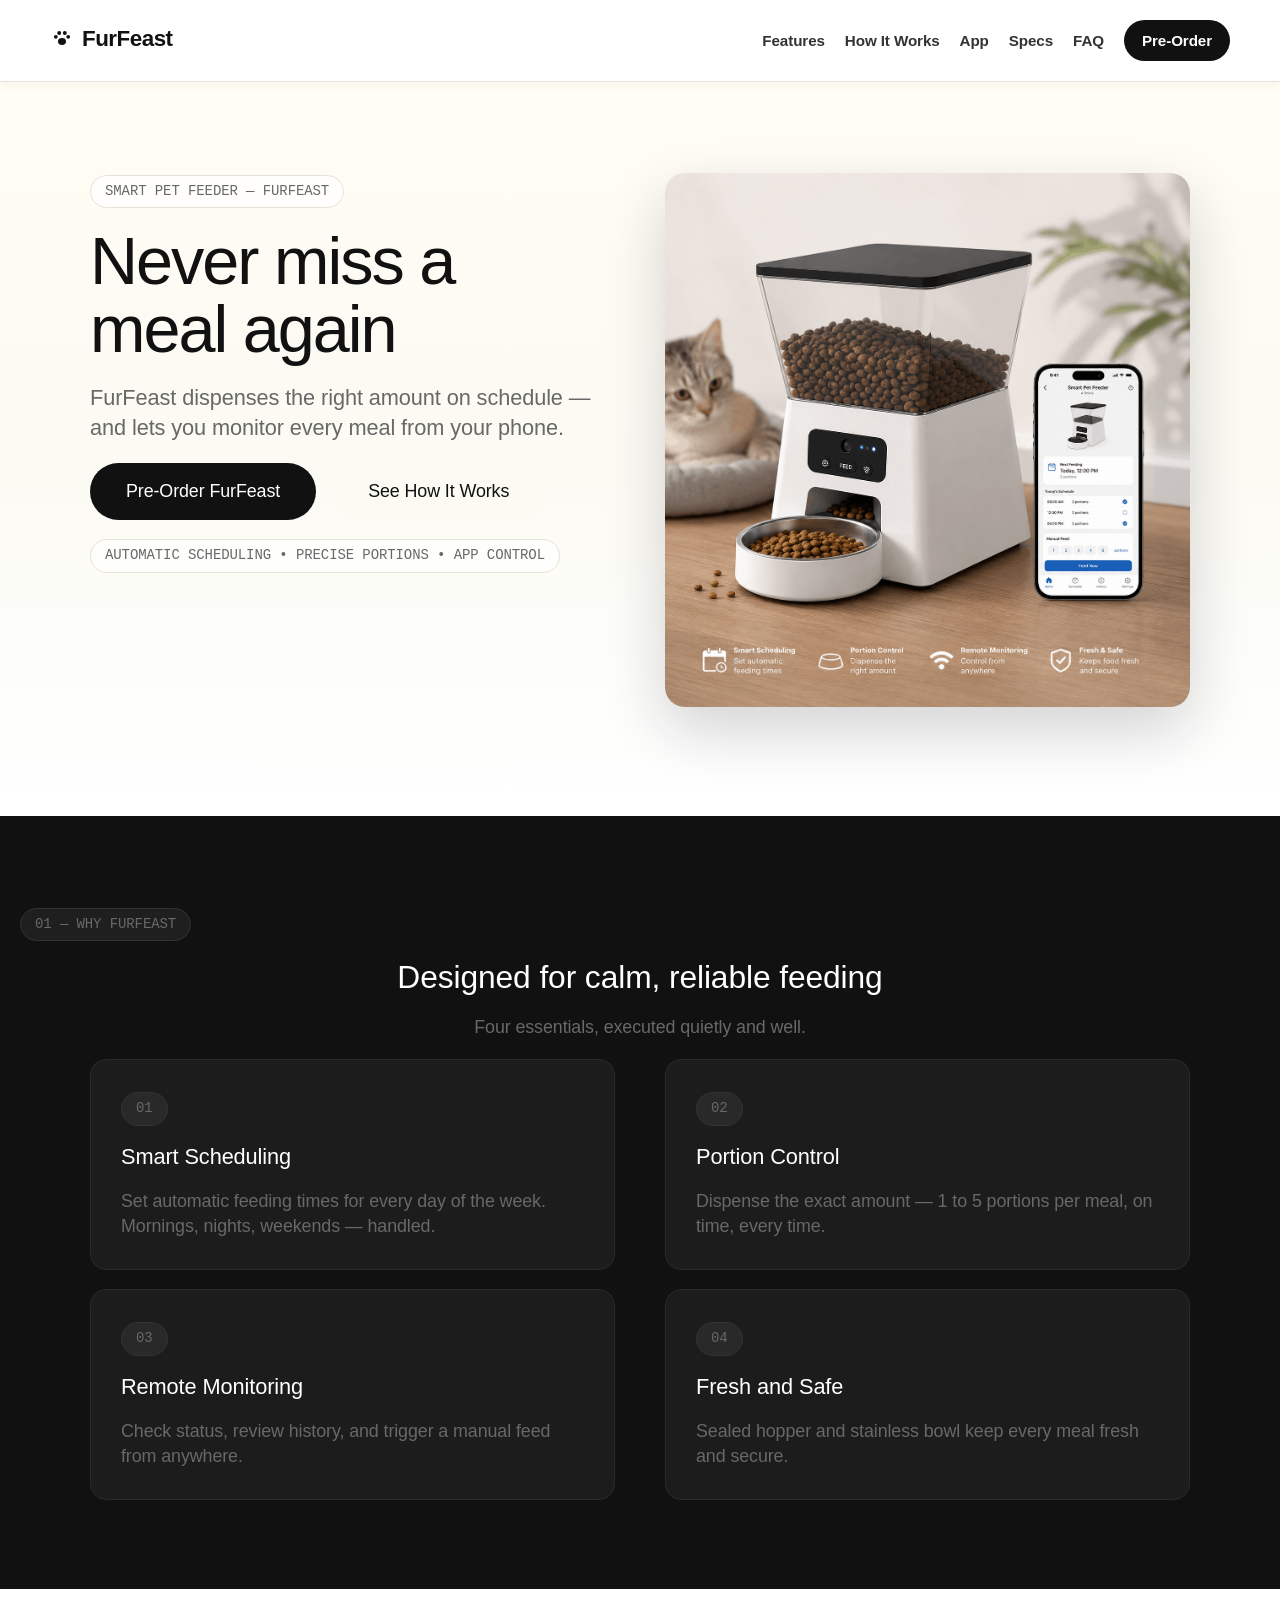
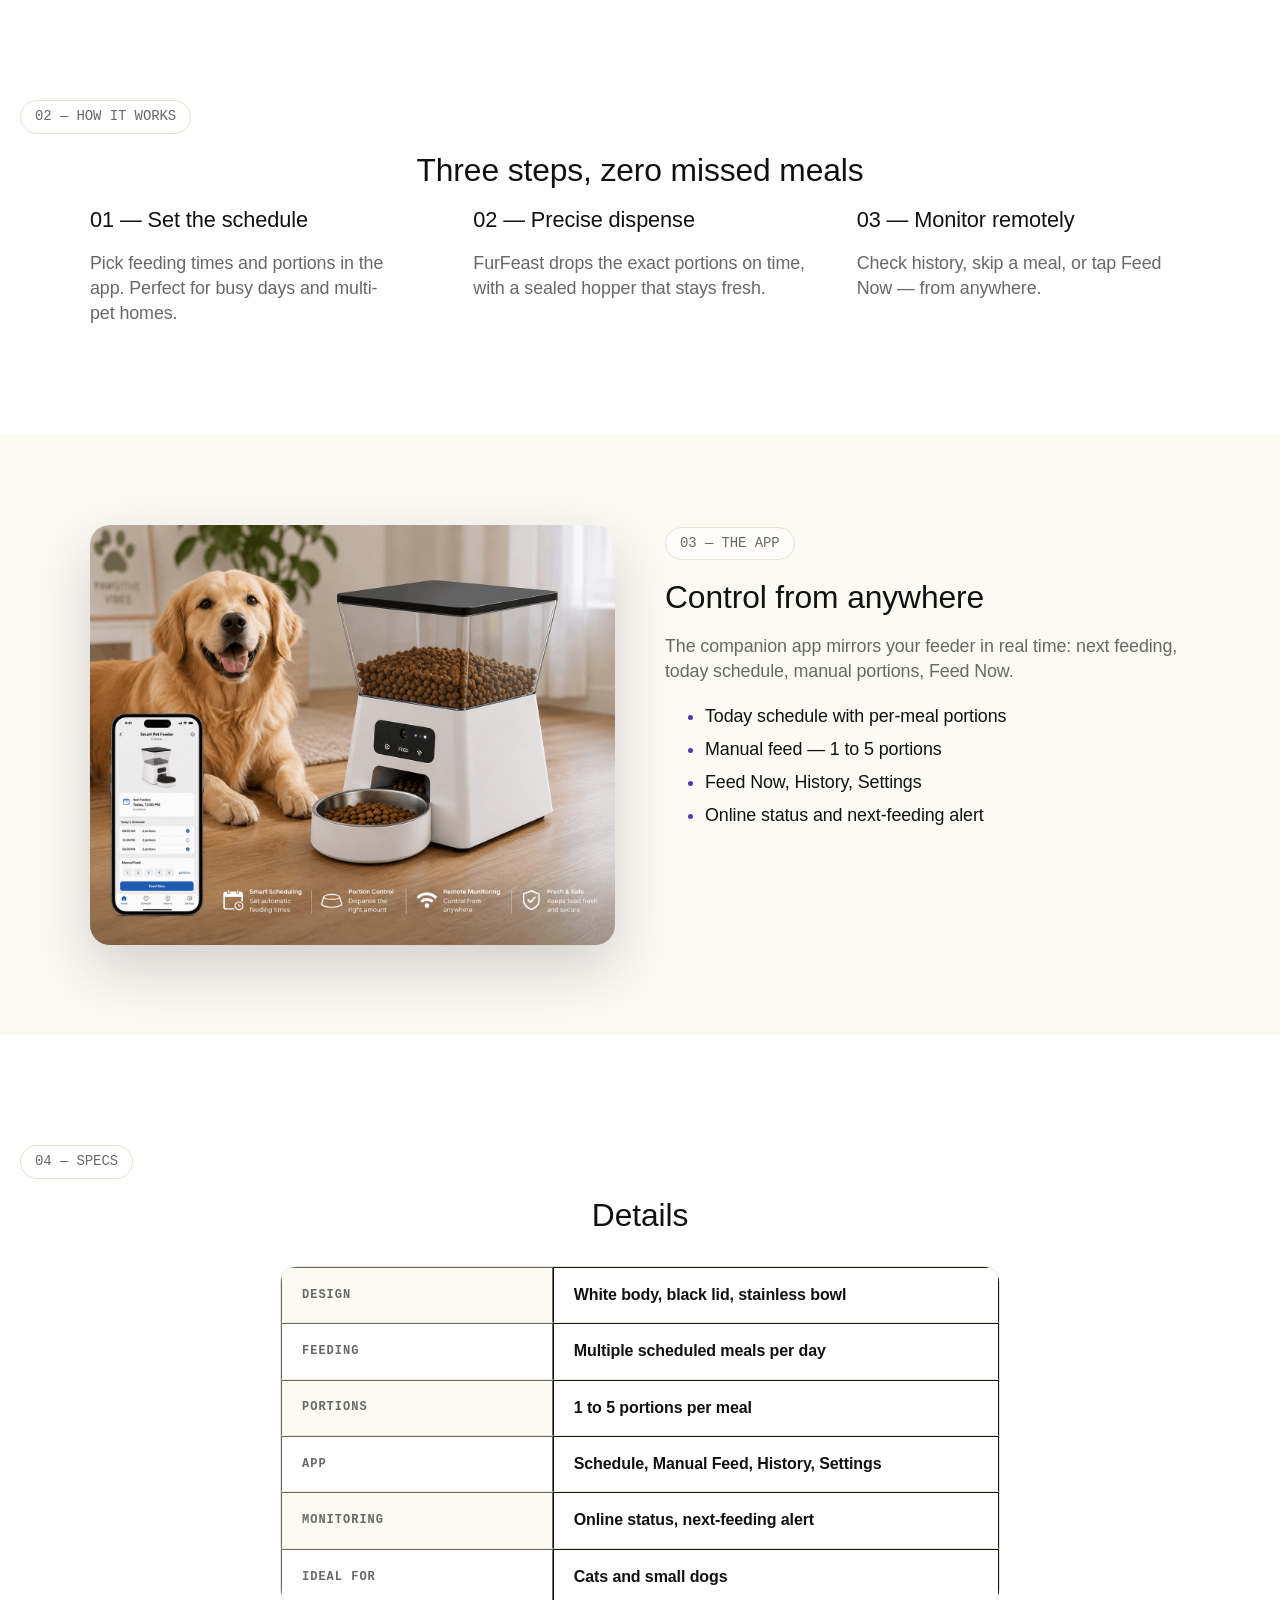
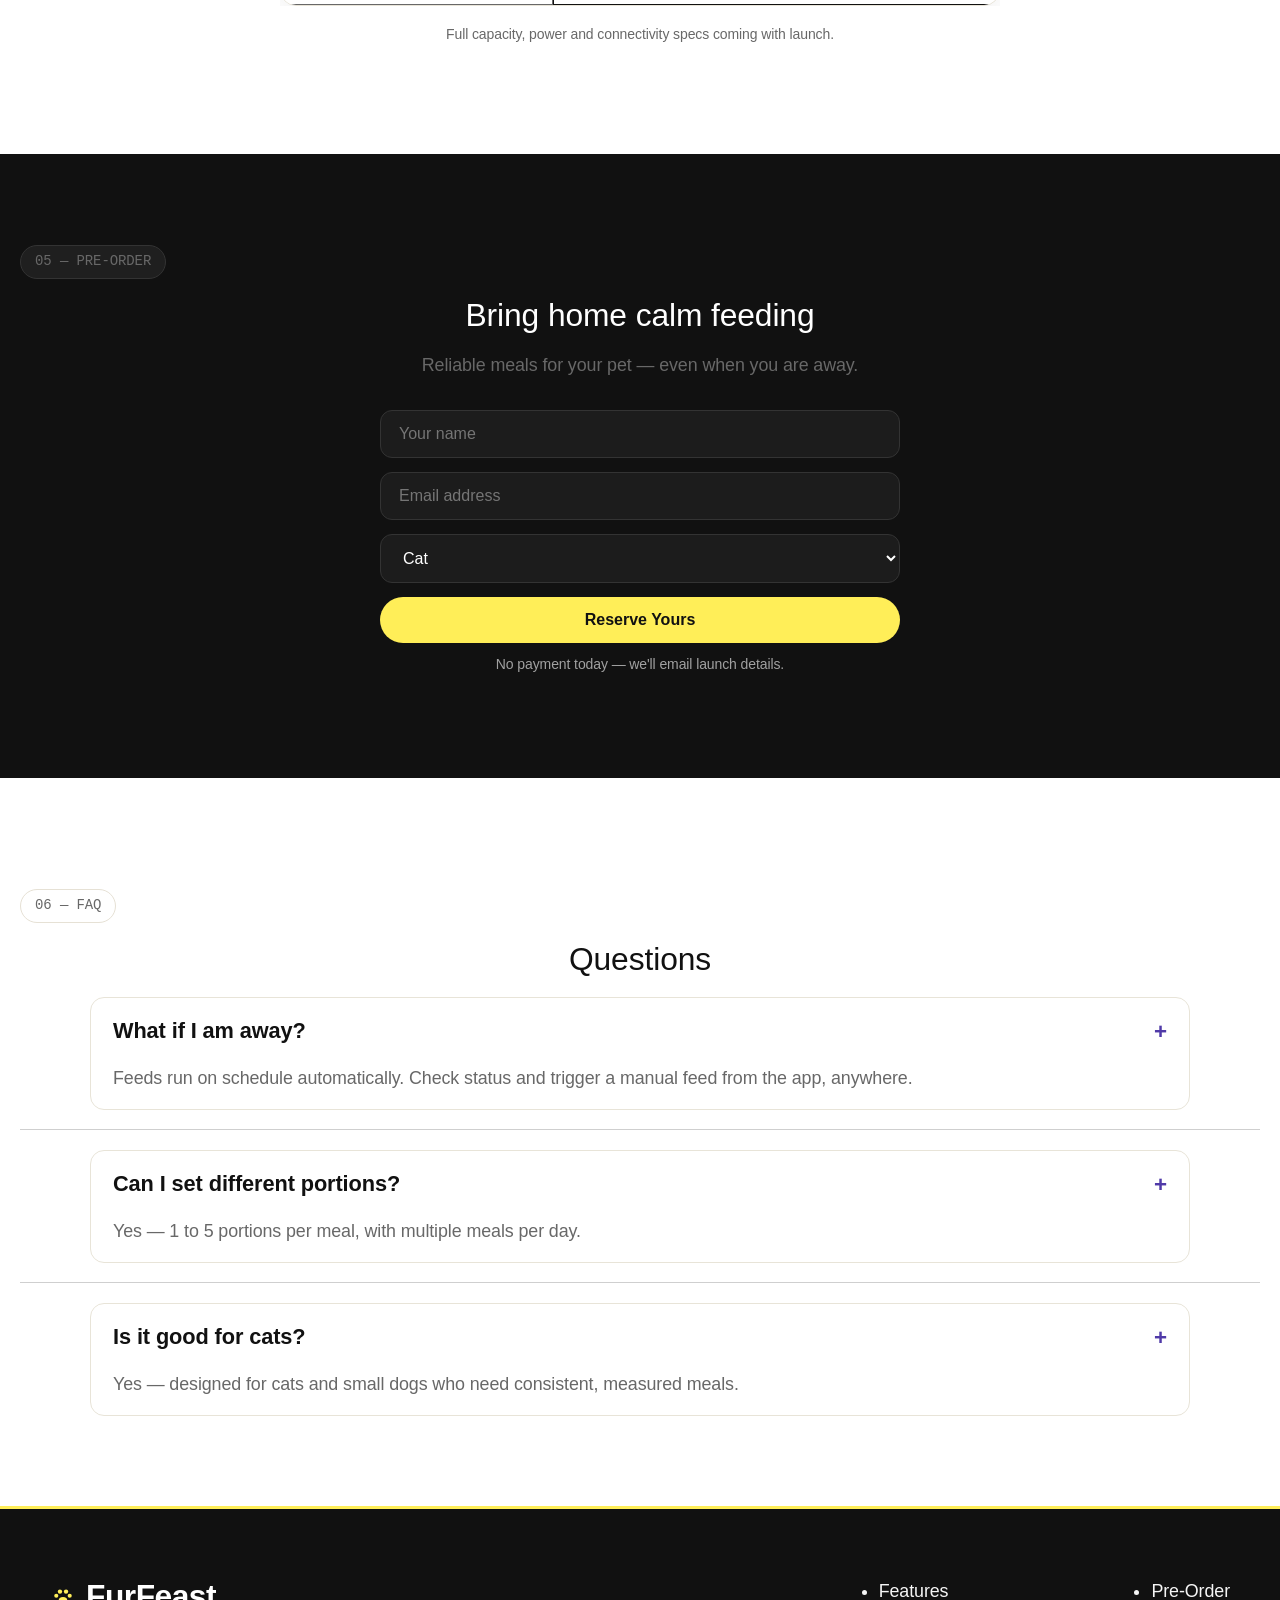
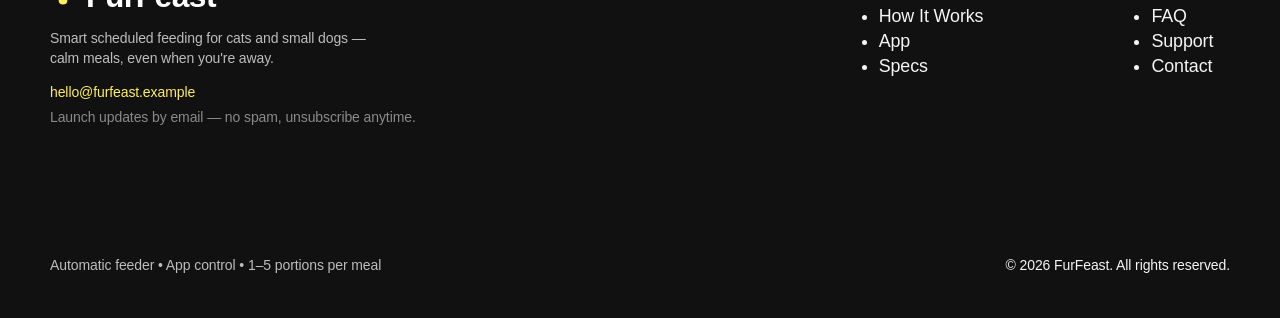
<file: index.html>
<!DOCTYPE html>
<html lang="en-US">
<head><meta charset="UTF-8">
	
	<meta name="viewport" content="width=device-width, initial-scale=1">
<meta name="robots" content="max-image-preview:large">
<title>FurFeast – Smart Pet Feeder</title>
<link rel="alternate" type="application/rss+xml" title="FurFeast » Feed" href="https://furfeast-demo.netlify.app/feed/">
<link rel="alternate" type="application/rss+xml" title="FurFeast » Comments Feed" href="https://furfeast-demo.netlify.app/comments/feed/">


<style id="wp-img-auto-sizes-contain-inline-css">
img:is([sizes=auto i],[sizes^="auto," i]){contain-intrinsic-size:3000px 1500px}
/*# sourceURL=wp-img-auto-sizes-contain-inline-css */
</style>
<style id="wp-block-site-title-inline-css">
.wp-block-site-title{box-sizing:border-box}.wp-block-site-title :where(a){color:inherit;font-family:inherit;font-size:inherit;font-style:inherit;font-weight:inherit;letter-spacing:inherit;line-height:inherit;text-decoration:inherit}
/*# sourceURL=https://furfeast-demo.netlify.app/wp-includes/blocks/site-title/style.min.css */
</style>
<style id="wp-block-page-list-inline-css">
.wp-block-navigation .wp-block-page-list{align-items:var(--navigation-layout-align,initial);background-color:inherit;display:flex;flex-direction:var(--navigation-layout-direction,initial);flex-wrap:var(--navigation-layout-wrap,wrap);justify-content:var(--navigation-layout-justify,initial)}.wp-block-navigation .wp-block-navigation-item{background-color:inherit}.wp-block-page-list{box-sizing:border-box}
/*# sourceURL=https://furfeast-demo.netlify.app/wp-includes/blocks/page-list/style.min.css */
</style>
<link rel="stylesheet" id="wp-block-navigation-css" href="https://furfeast-demo.netlify.app/wp-includes/blocks/navigation/style.min.css?ver=7.1" media="all">
<style id="wp-block-group-inline-css">
.wp-block-group{box-sizing:border-box}:where(.wp-block-group.wp-block-group-is-layout-constrained){position:relative}
/*# sourceURL=https://furfeast-demo.netlify.app/wp-includes/blocks/group/style.min.css */
</style>
<style id="wp-block-paragraph-inline-css">
.is-small-text{font-size:.875em}.is-regular-text{font-size:1em}.is-large-text{font-size:2.25em}.is-larger-text{font-size:3em}.has-drop-cap:not(:focus):first-letter{float:left;font-size:8.4em;font-style:normal;font-weight:100;line-height:.68;margin:.05em .1em 0 0;text-transform:uppercase}body.rtl .has-drop-cap:not(:focus):first-letter{float:none;margin-left:.1em}p.has-drop-cap.has-background{overflow:hidden}:root :where(p.has-background){padding:1.25em 2.375em}:where(p.has-text-color:not(.has-link-color)) a{color:inherit}p.has-text-align-left[style*="writing-mode:vertical-lr"],p.has-text-align-right[style*="writing-mode:vertical-rl"]{rotate:180deg}
/*# sourceURL=https://furfeast-demo.netlify.app/wp-includes/blocks/paragraph/style.min.css */
</style>
<style id="wp-block-heading-inline-css">
h1:where(.wp-block-heading).has-background,h2:where(.wp-block-heading).has-background,h3:where(.wp-block-heading).has-background,h4:where(.wp-block-heading).has-background,h5:where(.wp-block-heading).has-background,h6:where(.wp-block-heading).has-background{padding:1.25em 2.375em}h1.has-text-align-left[style*=writing-mode]:where([style*=vertical-lr]),h1.has-text-align-right[style*=writing-mode]:where([style*=vertical-rl]),h2.has-text-align-left[style*=writing-mode]:where([style*=vertical-lr]),h2.has-text-align-right[style*=writing-mode]:where([style*=vertical-rl]),h3.has-text-align-left[style*=writing-mode]:where([style*=vertical-lr]),h3.has-text-align-right[style*=writing-mode]:where([style*=vertical-rl]),h4.has-text-align-left[style*=writing-mode]:where([style*=vertical-lr]),h4.has-text-align-right[style*=writing-mode]:where([style*=vertical-rl]),h5.has-text-align-left[style*=writing-mode]:where([style*=vertical-lr]),h5.has-text-align-right[style*=writing-mode]:where([style*=vertical-rl]),h6.has-text-align-left[style*=writing-mode]:where([style*=vertical-lr]),h6.has-text-align-right[style*=writing-mode]:where([style*=vertical-rl]){rotate:180deg}
/*# sourceURL=https://furfeast-demo.netlify.app/wp-includes/blocks/heading/style.min.css */
</style>
<style id="wp-block-button-inline-css">
.wp-block-button__link{align-content:center;box-sizing:border-box;cursor:pointer;display:inline-block;height:100%;text-align:center;word-break:break-word}.wp-block-button__link.aligncenter{text-align:center}.wp-block-button__link.alignright{text-align:right}:where(.wp-block-button__link){border-radius:9999px;box-shadow:none;padding:calc(.667em + 2px) calc(1.333em + 2px);text-decoration:none}.wp-block-button[style*=text-decoration] .wp-block-button__link{text-decoration:inherit}.wp-block-buttons>.wp-block-button.has-custom-width{max-width:none}.wp-block-buttons>.wp-block-button.has-custom-width .wp-block-button__link{width:100%}.wp-block-buttons>.wp-block-button.has-custom-font-size .wp-block-button__link{font-size:inherit}.wp-block-buttons>.wp-block-button[class*=wp-block-button__width]{width:calc(var(--wp--block-button--width)*1% - var(--wp--style--block-gap, .5em)*(1 - var(--wp--block-button--width)/100))}.wp-block-buttons>.wp-block-button.wp-block-button__width-25{width:calc(25% - var(--wp--style--block-gap, .5em)*.75)}.wp-block-buttons>.wp-block-button.wp-block-button__width-50{width:calc(50% - var(--wp--style--block-gap, .5em)*.5)}.wp-block-buttons>.wp-block-button.wp-block-button__width-75{width:calc(75% - var(--wp--style--block-gap, .5em)*.25)}.wp-block-buttons>.wp-block-button.wp-block-button__width-100{flex-basis:100%;width:100%}.wp-block-buttons.is-vertical>.wp-block-button[class*=wp-block-button__width]{width:calc(var(--wp--block-button--width)*1%)}.wp-block-buttons.is-vertical>.wp-block-button.wp-block-button__width-25{width:25%}.wp-block-buttons.is-vertical>.wp-block-button.wp-block-button__width-50{width:50%}.wp-block-buttons.is-vertical>.wp-block-button.wp-block-button__width-75{width:75%}.wp-block-button.is-style-squared,.wp-block-button__link.wp-block-button.is-style-squared{border-radius:0}.wp-block-button.no-border-radius,.wp-block-button__link.no-border-radius{border-radius:0!important}:root :where(.wp-block-button .wp-block-button__link.is-style-outline),:root :where(.wp-block-button.is-style-outline>.wp-block-button__link){border:2px solid;padding:.667em 1.333em}:root :where(.wp-block-button .wp-block-button__link.is-style-outline:not(.has-text-color)),:root :where(.wp-block-button.is-style-outline>.wp-block-button__link:not(.has-text-color)){color:currentColor}:root :where(.wp-block-button .wp-block-button__link.is-style-outline:not(.has-background)),:root :where(.wp-block-button.is-style-outline>.wp-block-button__link:not(.has-background)){background-color:transparent;background-image:none}
/*# sourceURL=https://furfeast-demo.netlify.app/wp-includes/blocks/button/style.min.css */
</style>
<style id="wp-block-buttons-inline-css">
.wp-block-buttons{box-sizing:border-box}.wp-block-buttons.is-vertical{flex-direction:column}.wp-block-buttons.is-vertical>.wp-block-button:last-child{margin-bottom:0}.wp-block-buttons>.wp-block-button{display:inline-block;margin:0}.wp-block-buttons.is-content-justification-left{justify-content:flex-start}.wp-block-buttons.is-content-justification-left.is-vertical{align-items:flex-start}.wp-block-buttons.is-content-justification-center{justify-content:center}.wp-block-buttons.is-content-justification-center.is-vertical{align-items:center}.wp-block-buttons.is-content-justification-right{justify-content:flex-end}.wp-block-buttons.is-content-justification-right.is-vertical{align-items:flex-end}.wp-block-buttons.is-content-justification-space-between{justify-content:space-between}.wp-block-buttons.aligncenter{text-align:center}.wp-block-buttons:not(.is-content-justification-space-between,.is-content-justification-right,.is-content-justification-left,.is-content-justification-center) .wp-block-button.aligncenter{margin-left:auto;margin-right:auto;width:100%}.wp-block-buttons[style*=text-decoration] .wp-block-button,.wp-block-buttons[style*=text-decoration] .wp-block-button__link{text-decoration:inherit}.wp-block-buttons.has-custom-font-size .wp-block-button__link{font-size:inherit}.wp-block-buttons .wp-block-button__link{width:100%}.wp-block-button.aligncenter{text-align:center}
/*# sourceURL=https://furfeast-demo.netlify.app/wp-includes/blocks/buttons/style.min.css */
</style>
<style id="wp-block-image-inline-css">
.wp-block-image>a,.wp-block-image>figure>a{display:inline-block}.wp-block-image img{box-sizing:border-box;height:auto;max-width:100%;vertical-align:bottom}@media not (prefers-reduced-motion){.wp-block-image img.hide{visibility:hidden}.wp-block-image img.show{animation:show-content-image .4s}}.wp-block-image[style*=border-radius] img,.wp-block-image[style*=border-radius]>a{border-radius:inherit}.wp-block-image.has-custom-border img{box-sizing:border-box}.wp-block-image.aligncenter{text-align:center}.wp-block-image.alignfull>a,.wp-block-image.alignwide>a{width:100%}.wp-block-image.alignfull img,.wp-block-image.alignwide img{height:auto;width:100%}.wp-block-image .aligncenter,.wp-block-image .alignleft,.wp-block-image .alignright,.wp-block-image.aligncenter,.wp-block-image.alignleft,.wp-block-image.alignright{display:table}.wp-block-image .aligncenter>figcaption,.wp-block-image .alignleft>figcaption,.wp-block-image .alignright>figcaption,.wp-block-image.aligncenter>figcaption,.wp-block-image.alignleft>figcaption,.wp-block-image.alignright>figcaption{caption-side:bottom;display:table-caption}.wp-block-image .alignleft{float:left;margin:.5em 1em .5em 0}.wp-block-image .alignright{float:right;margin:.5em 0 .5em 1em}.wp-block-image .aligncenter{margin-left:auto;margin-right:auto}.wp-block-image :where(figcaption){margin-bottom:1em;margin-top:.5em}.wp-block-image.is-style-circle-mask img{border-radius:9999px}@supports ((-webkit-mask-image:none) or (mask-image:none)) or (-webkit-mask-image:none){.wp-block-image.is-style-circle-mask img{border-radius:0;-webkit-mask-image:url('data:image/svg+xml;utf8,<svg viewBox="0 0 100 100" xmlns="http://www.w3.org/2000/svg"><circle cx="50" cy="50" r="50"/></svg>');mask-image:url('data:image/svg+xml;utf8,<svg viewBox="0 0 100 100" xmlns="http://www.w3.org/2000/svg"><circle cx="50" cy="50" r="50"/></svg>');mask-mode:alpha;-webkit-mask-position:center;mask-position:center;-webkit-mask-repeat:no-repeat;mask-repeat:no-repeat;-webkit-mask-size:contain;mask-size:contain}}:root :where(.wp-block-image.is-style-rounded img,.wp-block-image .is-style-rounded img){border-radius:9999px}.wp-block-image figure{margin:0}.wp-lightbox-container{display:flex;flex-direction:column;position:relative}.wp-lightbox-container img{cursor:zoom-in}.wp-lightbox-container img:hover+button{opacity:1}.wp-lightbox-container button{align-items:center;backdrop-filter:blur(16px) saturate(180%);background-color:rgba(90,90,90,.25);border:none;border-radius:4px;cursor:zoom-in;display:flex;height:20px;justify-content:center;opacity:0;padding:0;position:absolute;right:16px;text-align:center;top:16px;width:20px;z-index:100}@media not (prefers-reduced-motion){.wp-lightbox-container button{transition:opacity .2s ease}}.wp-lightbox-container button:focus-visible{outline:3px auto rgba(90,90,90,.25);outline:3px auto -webkit-focus-ring-color;outline-offset:3px}.wp-lightbox-container button:hover{cursor:pointer;opacity:1}.wp-lightbox-container button:focus{opacity:1}.wp-lightbox-container button:focus,.wp-lightbox-container button:hover,.wp-lightbox-container button:not(:hover):not(:active):not(.has-background){background-color:rgba(90,90,90,.25);border:none}.wp-lightbox-overlay{box-sizing:border-box;cursor:zoom-out;height:100vh;left:0;overflow:hidden;position:fixed;top:0;visibility:hidden;width:100%;z-index:100000}.wp-lightbox-overlay .wp-lightbox-close-button{align-items:center;cursor:pointer;display:flex;font-family:inherit;gap:8px;justify-content:center;line-height:1;min-height:40px;min-width:40px;padding:0 4px;position:absolute;right:calc(env(safe-area-inset-right) + 16px);top:calc(env(safe-area-inset-top) + 16px);z-index:5000000}.wp-lightbox-overlay .wp-lightbox-close-button:focus,.wp-lightbox-overlay .wp-lightbox-close-button:hover,.wp-lightbox-overlay .wp-lightbox-close-button:not(:hover):not(:active):not(.has-background){background:none;border:none}.wp-lightbox-overlay .wp-lightbox-close-button:has(.wp-lightbox-close-text:not([hidden])) .wp-lightbox-close-icon svg{height:1em;width:1em}.wp-lightbox-overlay .wp-lightbox-close-icon svg{display:block}.wp-lightbox-overlay .wp-lightbox-navigation-button-next,.wp-lightbox-overlay .wp-lightbox-navigation-button-prev{align-items:center;bottom:16px;cursor:pointer;display:flex;font-family:inherit;gap:4px;justify-content:center;line-height:1;min-height:40px;min-width:40px;padding:0 8px;position:absolute;z-index:2000002}.wp-lightbox-overlay .wp-lightbox-navigation-button-next[hidden],.wp-lightbox-overlay .wp-lightbox-navigation-button-prev[hidden]{display:none}@media (min-width:960px){.wp-lightbox-overlay .wp-lightbox-navigation-button-next,.wp-lightbox-overlay .wp-lightbox-navigation-button-prev{bottom:50%;transform:translateY(-50%)}}.wp-lightbox-overlay .wp-lightbox-navigation-button-next:focus,.wp-lightbox-overlay .wp-lightbox-navigation-button-next:hover,.wp-lightbox-overlay .wp-lightbox-navigation-button-next:not(:hover):not(:active):not(.has-background),.wp-lightbox-overlay .wp-lightbox-navigation-button-prev:focus,.wp-lightbox-overlay .wp-lightbox-navigation-button-prev:hover,.wp-lightbox-overlay .wp-lightbox-navigation-button-prev:not(:hover):not(:active):not(.has-background){background:none;border:none;padding:0 8px}.wp-lightbox-overlay .wp-lightbox-navigation-button-next:has(.wp-lightbox-navigation-text:not([hidden])) .wp-lightbox-navigation-icon svg,.wp-lightbox-overlay .wp-lightbox-navigation-button-prev:has(.wp-lightbox-navigation-text:not([hidden])) .wp-lightbox-navigation-icon svg{display:block;height:1.5em;width:1.5em}.wp-lightbox-overlay .wp-lightbox-navigation-button-prev{left:calc(env(safe-area-inset-left) + 16px)}.wp-lightbox-overlay .wp-lightbox-navigation-button-next{right:calc(env(safe-area-inset-right) + 16px)}.wp-lightbox-overlay .wp-lightbox-navigation-icon svg{vertical-align:middle}.wp-lightbox-overlay .lightbox-image-container{height:var(--wp--lightbox-container-height);left:50%;overflow:hidden;position:absolute;top:50%;transform:translate(-50%,-50%);transform-origin:top left;width:var(--wp--lightbox-container-width);z-index:2000001}.wp-lightbox-overlay .wp-block-image{align-items:center;box-sizing:border-box;display:flex;height:100%;justify-content:center;margin:0;position:relative;transform-origin:0 0;width:100%;z-index:3000000}.wp-lightbox-overlay .wp-block-image img{height:var(--wp--lightbox-image-height);min-height:var(--wp--lightbox-image-height);min-width:var(--wp--lightbox-image-width);width:var(--wp--lightbox-image-width)}.wp-lightbox-overlay .wp-block-image figcaption{display:none}.wp-lightbox-overlay button{background:none;border:none}.wp-lightbox-overlay .scrim{background-color:#fff;height:100%;opacity:.9;position:absolute;width:100%;z-index:2000000}.wp-lightbox-overlay.active{visibility:visible}@media not (prefers-reduced-motion){.wp-lightbox-overlay.active{animation:turn-on-visibility .25s both}.wp-lightbox-overlay.active img{animation:turn-on-visibility .35s both}.wp-lightbox-overlay.show-closing-animation:not(.active){animation:turn-off-visibility .35s both}.wp-lightbox-overlay.show-closing-animation:not(.active) img{animation:turn-off-visibility .25s both}.wp-lightbox-overlay.zoom.active{animation:none;opacity:1;visibility:visible}.wp-lightbox-overlay.zoom.active .lightbox-image-container{animation:lightbox-zoom-in .4s}.wp-lightbox-overlay.zoom.active .lightbox-image-container img{animation:none}.wp-lightbox-overlay.zoom.active .scrim{animation:turn-on-visibility .4s forwards}.wp-lightbox-overlay.zoom.show-closing-animation:not(.active){animation:none}.wp-lightbox-overlay.zoom.show-closing-animation:not(.active) .lightbox-image-container{animation:lightbox-zoom-out .4s}.wp-lightbox-overlay.zoom.show-closing-animation:not(.active) .lightbox-image-container img{animation:none}.wp-lightbox-overlay.zoom.show-closing-animation:not(.active) .scrim{animation:turn-off-visibility .4s forwards}}@keyframes show-content-image{0%{visibility:hidden}99%{visibility:hidden}to{visibility:visible}}@keyframes turn-on-visibility{0%{opacity:0}to{opacity:1}}@keyframes turn-off-visibility{0%{opacity:1;visibility:visible}99%{opacity:0;visibility:visible}to{opacity:0;visibility:hidden}}@keyframes lightbox-zoom-in{0%{transform:translate(calc((-100vw + var(--wp--lightbox-scrollbar-width))/2 + var(--wp--lightbox-initial-left-position)),calc(-50vh + var(--wp--lightbox-initial-top-position))) scale(var(--wp--lightbox-scale))}to{transform:translate(-50%,-50%) scale(1)}}@keyframes lightbox-zoom-out{0%{transform:translate(-50%,-50%) scale(1);visibility:visible}99%{visibility:visible}to{transform:translate(calc((-100vw + var(--wp--lightbox-scrollbar-width))/2 + var(--wp--lightbox-initial-left-position)),calc(-50vh + var(--wp--lightbox-initial-top-position))) scale(var(--wp--lightbox-scale));visibility:hidden}}
/*# sourceURL=https://furfeast-demo.netlify.app/wp-includes/blocks/image/style.min.css */
</style>
<style id="wp-block-columns-inline-css">
.wp-block-columns{box-sizing:border-box;display:flex;flex-wrap:wrap!important}@media (min-width:782px){.wp-block-columns{flex-wrap:nowrap!important}}.wp-block-columns{align-items:normal!important}.wp-block-columns.are-vertically-aligned-top{align-items:flex-start}.wp-block-columns.are-vertically-aligned-center{align-items:center}.wp-block-columns.are-vertically-aligned-bottom{align-items:flex-end}@media (max-width:781px){.wp-block-columns:not(.is-not-stacked-on-mobile)>.wp-block-column{flex-basis:100%!important}}@media (min-width:782px){.wp-block-columns:not(.is-not-stacked-on-mobile)>.wp-block-column{flex-basis:0;flex-grow:1}.wp-block-columns:not(.is-not-stacked-on-mobile)>.wp-block-column[style*=flex-basis]{flex-grow:0}}.wp-block-columns.is-not-stacked-on-mobile{flex-wrap:nowrap!important}.wp-block-columns.is-not-stacked-on-mobile>.wp-block-column{flex-basis:0;flex-grow:1}.wp-block-columns.is-not-stacked-on-mobile>.wp-block-column[style*=flex-basis]{flex-grow:0}:where(.wp-block-columns){margin-bottom:1.75em}:where(.wp-block-columns.has-background){padding:1.25em 2.375em}.wp-block-column{flex-grow:1;min-width:0;overflow-wrap:break-word;word-break:break-word}.wp-block-column.is-vertically-aligned-top{align-self:flex-start}.wp-block-column.is-vertically-aligned-center{align-self:center}.wp-block-column.is-vertically-aligned-bottom{align-self:flex-end}.wp-block-column.is-vertically-aligned-stretch{align-self:stretch}.wp-block-column.is-vertically-aligned-bottom,.wp-block-column.is-vertically-aligned-center,.wp-block-column.is-vertically-aligned-top{width:100%}
/*# sourceURL=https://furfeast-demo.netlify.app/wp-includes/blocks/columns/style.min.css */
</style>
<style id="wp-block-list-inline-css">
ol,ul{box-sizing:border-box}:root :where(.wp-block-list.has-background){padding:1.25em 2.375em}

				ul.is-style-checkmark-list {
					list-style-type: "\2713";
				}

				ul.is-style-checkmark-list li {
					padding-inline-start: 1ch;
				}
/*# sourceURL=wp-block-list-inline-css */
</style>
<style id="wp-block-table-inline-css">
.wp-block-table{overflow-x:auto}.wp-block-table table{border-collapse:collapse;width:100%}.wp-block-table thead{border-bottom:3px solid}.wp-block-table tfoot{border-top:3px solid}.wp-block-table td,.wp-block-table th{border:1px solid;padding:.5em}.wp-block-table .has-fixed-layout{table-layout:fixed;width:100%}.wp-block-table .has-fixed-layout td,.wp-block-table .has-fixed-layout th{word-break:break-word}.wp-block-table.aligncenter,.wp-block-table.alignleft,.wp-block-table.alignright{display:table;width:auto}.wp-block-table.aligncenter td,.wp-block-table.aligncenter th,.wp-block-table.alignleft td,.wp-block-table.alignleft th,.wp-block-table.alignright td,.wp-block-table.alignright th{word-break:break-word}.wp-block-table .has-subtle-light-gray-background-color{background-color:#f3f4f5}.wp-block-table .has-subtle-pale-green-background-color{background-color:#e9fbe5}.wp-block-table .has-subtle-pale-blue-background-color{background-color:#e7f5fe}.wp-block-table .has-subtle-pale-pink-background-color{background-color:#fcf0ef}.wp-block-table.is-style-stripes{background-color:transparent;border-collapse:inherit;border-spacing:0}.wp-block-table.is-style-stripes tbody tr:nth-child(odd){background-color:#f0f0f0}.wp-block-table.is-style-stripes.has-subtle-light-gray-background-color tbody tr:nth-child(odd){background-color:#f3f4f5}.wp-block-table.is-style-stripes.has-subtle-pale-green-background-color tbody tr:nth-child(odd){background-color:#e9fbe5}.wp-block-table.is-style-stripes.has-subtle-pale-blue-background-color tbody tr:nth-child(odd){background-color:#e7f5fe}.wp-block-table.is-style-stripes.has-subtle-pale-pink-background-color tbody tr:nth-child(odd){background-color:#fcf0ef}.wp-block-table.is-style-stripes td,.wp-block-table.is-style-stripes th{border-color:transparent}.wp-block-table.is-style-stripes{border-bottom:1px solid #f0f0f0}.wp-block-table .has-border-color td,.wp-block-table .has-border-color th,.wp-block-table .has-border-color tr,.wp-block-table .has-border-color>*{border-color:inherit}.wp-block-table table[style*=border-top-color] tr:first-child,.wp-block-table table[style*=border-top-color] tr:first-child td,.wp-block-table table[style*=border-top-color] tr:first-child th,.wp-block-table table[style*=border-top-color]>*,.wp-block-table table[style*=border-top-color]>* td,.wp-block-table table[style*=border-top-color]>* th{border-top-color:inherit}.wp-block-table table[style*=border-top-color] tr:not(:first-child){border-top-color:currentColor}.wp-block-table table[style*=border-right-color] td:last-child,.wp-block-table table[style*=border-right-color] th,.wp-block-table table[style*=border-right-color] tr,.wp-block-table table[style*=border-right-color]>*{border-right-color:inherit}.wp-block-table table[style*=border-bottom-color] tr:last-child,.wp-block-table table[style*=border-bottom-color] tr:last-child td,.wp-block-table table[style*=border-bottom-color] tr:last-child th,.wp-block-table table[style*=border-bottom-color]>*,.wp-block-table table[style*=border-bottom-color]>* td,.wp-block-table table[style*=border-bottom-color]>* th{border-bottom-color:inherit}.wp-block-table table[style*=border-bottom-color] tr:not(:last-child){border-bottom-color:currentColor}.wp-block-table table[style*=border-left-color] td:first-child,.wp-block-table table[style*=border-left-color] th,.wp-block-table table[style*=border-left-color] tr,.wp-block-table table[style*=border-left-color]>*{border-left-color:inherit}.wp-block-table table[style*=border-style] td,.wp-block-table table[style*=border-style] th,.wp-block-table table[style*=border-style] tr,.wp-block-table table[style*=border-style]>*{border-style:inherit}.wp-block-table table[style*=border-width] td,.wp-block-table table[style*=border-width] th,.wp-block-table table[style*=border-width] tr,.wp-block-table table[style*=border-width]>*{border-style:inherit;border-width:inherit}
/*# sourceURL=https://furfeast-demo.netlify.app/wp-includes/blocks/table/style.min.css */
</style>
<style id="wp-block-details-inline-css">
.wp-block-details{box-sizing:border-box}.wp-block-details summary{cursor:pointer}
/*# sourceURL=https://furfeast-demo.netlify.app/wp-includes/blocks/details/style.min.css */
</style>
<style id="wp-block-separator-inline-css">
@charset "UTF-8";.wp-block-separator{border:none;border-top:2px solid}:root :where(.wp-block-separator.is-style-dots){height:auto;line-height:1;text-align:center}:root :where(.wp-block-separator.is-style-dots):before{color:currentColor;content:"···";font-family:serif;font-size:1.5em;letter-spacing:2em;padding-left:2em}.wp-block-separator.is-style-dots{background:none!important;border:none!important}
/*# sourceURL=https://furfeast-demo.netlify.app/wp-includes/blocks/separator/style.min.css */
</style>
<style id="wp-block-post-content-inline-css">
.wp-block-post-content{display:flow-root}
/*# sourceURL=https://furfeast-demo.netlify.app/wp-includes/blocks/post-content/style.min.css */
</style>
<style id="wp-block-spacer-inline-css">
.wp-block-spacer{clear:both}
/*# sourceURL=https://furfeast-demo.netlify.app/wp-includes/blocks/spacer/style.min.css */
</style>
<style id="wp-block-navigation-link-inline-css">
.wp-block-navigation .wp-block-navigation-item__label{overflow-wrap:break-word}.wp-block-navigation .wp-block-navigation-item__description{display:none}.link-ui-tools{outline:1px solid #f0f0f0;padding:8px}.link-ui-block-inserter{padding-top:8px}.link-ui-block-inserter__back{margin-left:8px;text-transform:uppercase}
/*# sourceURL=https://furfeast-demo.netlify.app/wp-includes/blocks/navigation-link/style.min.css */
</style>
<style id="wp-block-library-inline-css">
:root{--wp-block-synced-color:#7a00df;--wp-block-synced-color--rgb:122,0,223;--wp-bound-block-color:var(--wp-block-synced-color);--wp-editor-canvas-background:#ddd;--wp-admin-theme-color:#007cba;--wp-admin-theme-color--rgb:0,124,186;--wp-admin-theme-color-darker-10:#006ba1;--wp-admin-theme-color-darker-10--rgb:0,107,160.5;--wp-admin-theme-color-darker-20:#005a87;--wp-admin-theme-color-darker-20--rgb:0,90,135;--wp-admin-border-width-focus:2px}@media (min-resolution:192dpi){:root{--wp-admin-border-width-focus:1.5px}}.wp-element-button{cursor:pointer}:root .has-very-light-gray-background-color{background-color:#eee}:root .has-very-dark-gray-background-color{background-color:#313131}:root .has-very-light-gray-color{color:#eee}:root .has-very-dark-gray-color{color:#313131}:root .has-vivid-green-cyan-to-vivid-cyan-blue-gradient-background{background:linear-gradient(135deg,#00d084,#0693e3)}:root .has-purple-crush-gradient-background{background:linear-gradient(135deg,#34e2e4,#4721fb 50%,#ab1dfe)}:root .has-hazy-dawn-gradient-background{background:linear-gradient(135deg,#faaca8,#dad0ec)}:root .has-subdued-olive-gradient-background{background:linear-gradient(135deg,#fafae1,#67a671)}:root .has-atomic-cream-gradient-background{background:linear-gradient(135deg,#fdd79a,#004a59)}:root .has-nightshade-gradient-background{background:linear-gradient(135deg,#330968,#31cdcf)}:root .has-midnight-gradient-background{background:linear-gradient(135deg,#020381,#2874fc)}:root{--wp--preset--font-size--normal:16px;--wp--preset--font-size--huge:42px}.has-regular-font-size{font-size:1em}.has-larger-font-size{font-size:2.625em}.has-normal-font-size{font-size:var(--wp--preset--font-size--normal)}.has-huge-font-size{font-size:var(--wp--preset--font-size--huge)}:root .has-text-align-center{text-align:center}:root .has-text-align-left{text-align:left}:root .has-text-align-right{text-align:right}.has-fit-text{white-space:nowrap!important}#end-resizable-editor-section{display:none}.aligncenter{clear:both}.items-justified-left{justify-content:flex-start}.items-justified-center{justify-content:center}.items-justified-right{justify-content:flex-end}.items-justified-space-between{justify-content:space-between}.screen-reader-text{word-wrap:normal!important;border:0;clip-path:inset(50%);height:1px;margin:-1px;overflow:hidden;padding:0;position:absolute;width:1px;word-break:normal!important}.screen-reader-text:focus{background-color:#ddd;clip-path:none;color:#444;display:block;font-size:1em;height:auto;left:5px;line-height:normal;padding:15px 23px 14px;text-decoration:none;top:5px;width:auto;z-index:100000}html :where(.has-border-color){border-style:solid}html :where([style^=border-color],[style*=";border-color"],[style*="; border-color"]){border-style:solid}html :where([style^=border-top-color],[style*=";border-top-color"],[style*="; border-top-color"]){border-top-style:solid}html :where([style^=border-right-color],[style*=";border-right-color"],[style*="; border-right-color"]){border-right-style:solid}html :where([style^=border-bottom-color],[style*=";border-bottom-color"],[style*="; border-bottom-color"]){border-bottom-style:solid}html :where([style^=border-left-color],[style*=";border-left-color"],[style*="; border-left-color"]){border-left-style:solid}html :where([style^=border-width],[style*=";border-width"],[style*="; border-width"]){border-style:solid}html :where([style^=border-top-width],[style*=";border-top-width"],[style*="; border-top-width"]){border-top-style:solid}html :where([style^=border-right-width],[style*=";border-right-width"],[style*="; border-right-width"]){border-right-style:solid}html :where([style^=border-bottom-width],[style*=";border-bottom-width"],[style*="; border-bottom-width"]){border-bottom-style:solid}html :where([style^=border-left-width],[style*=";border-left-width"],[style*="; border-left-width"]){border-left-style:solid}html :where(img[class*=wp-image-]){height:auto;max-width:100%}:where(figure){margin:0 0 1em}html :where(.is-position-sticky){--wp-admin--admin-bar--position-offset:var(--wp-admin--admin-bar--height,0px)}@media screen and (max-width:600px){html :where(.is-position-sticky){--wp-admin--admin-bar--position-offset:0px}}
/*# sourceURL=/wp-includes/css/dist/block-library/common.min.css */
</style>
<style id="global-styles-inline-css">
:root{--wp--preset--aspect-ratio--square: 1;--wp--preset--aspect-ratio--4-3: 4/3;--wp--preset--aspect-ratio--3-4: 3/4;--wp--preset--aspect-ratio--3-2: 3/2;--wp--preset--aspect-ratio--2-3: 2/3;--wp--preset--aspect-ratio--16-9: 16/9;--wp--preset--aspect-ratio--9-16: 9/16;--wp--preset--color--black: #000000;--wp--preset--color--cyan-bluish-gray: #abb8c3;--wp--preset--color--white: #ffffff;--wp--preset--color--pale-pink: #f78da7;--wp--preset--color--vivid-red: #cf2e2e;--wp--preset--color--luminous-vivid-orange: #ff6900;--wp--preset--color--luminous-vivid-amber: #fcb900;--wp--preset--color--light-green-cyan: #7bdcb5;--wp--preset--color--vivid-green-cyan: #00d084;--wp--preset--color--pale-cyan-blue: #8ed1fc;--wp--preset--color--vivid-cyan-blue: #0693e3;--wp--preset--color--vivid-purple: #9b51e0;--wp--preset--color--base: #FFFFFF;--wp--preset--color--contrast: #111111;--wp--preset--color--accent-1: #FFEE58;--wp--preset--color--accent-2: #F6CFF4;--wp--preset--color--accent-3: #503AA8;--wp--preset--color--accent-4: #686868;--wp--preset--color--accent-5: #FBFAF3;--wp--preset--color--accent-6: color-mix(in srgb, currentColor 20%, transparent);--wp--preset--gradient--vivid-cyan-blue-to-vivid-purple: linear-gradient(135deg,rgb(6,147,227) 0%,rgb(155,81,224) 100%);--wp--preset--gradient--light-green-cyan-to-vivid-green-cyan: linear-gradient(135deg,rgb(122,220,180) 0%,rgb(0,208,130) 100%);--wp--preset--gradient--luminous-vivid-amber-to-luminous-vivid-orange: linear-gradient(135deg,rgb(252,185,0) 0%,rgb(255,105,0) 100%);--wp--preset--gradient--luminous-vivid-orange-to-vivid-red: linear-gradient(135deg,rgb(255,105,0) 0%,rgb(207,46,46) 100%);--wp--preset--gradient--very-light-gray-to-cyan-bluish-gray: linear-gradient(135deg,rgb(238,238,238) 0%,rgb(169,184,195) 100%);--wp--preset--gradient--cool-to-warm-spectrum: linear-gradient(135deg,rgb(74,234,220) 0%,rgb(151,120,209) 20%,rgb(207,42,186) 40%,rgb(238,44,130) 60%,rgb(251,105,98) 80%,rgb(254,248,76) 100%);--wp--preset--gradient--blush-light-purple: linear-gradient(135deg,rgb(255,206,236) 0%,rgb(152,150,240) 100%);--wp--preset--gradient--blush-bordeaux: linear-gradient(135deg,rgb(254,205,165) 0%,rgb(254,45,45) 50%,rgb(107,0,62) 100%);--wp--preset--gradient--luminous-dusk: linear-gradient(135deg,rgb(255,203,112) 0%,rgb(199,81,192) 50%,rgb(65,88,208) 100%);--wp--preset--gradient--pale-ocean: linear-gradient(135deg,rgb(255,245,203) 0%,rgb(182,227,212) 50%,rgb(51,167,181) 100%);--wp--preset--gradient--electric-grass: linear-gradient(135deg,rgb(202,248,128) 0%,rgb(113,206,126) 100%);--wp--preset--gradient--midnight: linear-gradient(135deg,rgb(2,3,129) 0%,rgb(40,116,252) 100%);--wp--preset--font-size--small: 0.875rem;--wp--preset--font-size--medium: clamp(1rem, 1rem + ((1vw - 0.2rem) * 0.196), 1.125rem);--wp--preset--font-size--large: clamp(1.125rem, 1.125rem + ((1vw - 0.2rem) * 0.392), 1.375rem);--wp--preset--font-size--x-large: clamp(1.75rem, 1.75rem + ((1vw - 0.2rem) * 0.392), 2rem);--wp--preset--font-size--xx-large: clamp(2.15rem, 2.15rem + ((1vw - 0.2rem) * 1.333), 3rem);--wp--preset--font-family--manrope: Manrope, sans-serif;--wp--preset--font-family--fira-code: "Fira Code", monospace;--wp--preset--spacing--20: 10px;--wp--preset--spacing--30: 20px;--wp--preset--spacing--40: 30px;--wp--preset--spacing--50: clamp(30px, 5vw, 50px);--wp--preset--spacing--60: clamp(30px, 7vw, 70px);--wp--preset--spacing--70: clamp(50px, 7vw, 90px);--wp--preset--spacing--80: clamp(70px, 10vw, 140px);--wp--preset--shadow--natural: 6px 6px 9px rgba(0, 0, 0, 0.2);--wp--preset--shadow--deep: 12px 12px 50px rgba(0, 0, 0, 0.4);--wp--preset--shadow--sharp: 6px 6px 0px rgba(0, 0, 0, 0.2);--wp--preset--shadow--outlined: 6px 6px 0px -3px rgb(255, 255, 255), 6px 6px rgb(0, 0, 0);--wp--preset--shadow--crisp: 6px 6px 0px rgb(0, 0, 0);}.wp-block-button{--wp--preset--dimension--25: 25%;--wp--preset--dimension--50: 50%;--wp--preset--dimension--75: 75%;--wp--preset--dimension--100: 100%;}:root { --wp--style--global--content-size: 645px;--wp--style--global--wide-size: 1340px; }:where(body) { margin: 0; }.wp-site-blocks { padding-top: var(--wp--style--root--padding-top); padding-bottom: var(--wp--style--root--padding-bottom); }.has-global-padding { padding-right: var(--wp--style--root--padding-right); padding-left: var(--wp--style--root--padding-left); }.has-global-padding > .alignfull { margin-right: calc(var(--wp--style--root--padding-right) * -1); margin-left: calc(var(--wp--style--root--padding-left) * -1); }.has-global-padding :where(:not(.alignfull.is-layout-flow) > .has-global-padding:not(.wp-block-block, .alignfull)) { padding-right: 0; padding-left: 0; }.has-global-padding :where(:not(.alignfull.is-layout-flow) > .has-global-padding:not(.wp-block-block, .alignfull)) > .alignfull { margin-left: 0; margin-right: 0; }.wp-site-blocks > .alignleft { float: left; margin-right: 2em; }.wp-site-blocks > .alignright { float: right; margin-left: 2em; }.wp-site-blocks > .aligncenter { justify-content: center; margin-left: auto; margin-right: auto; }:where(.wp-site-blocks) > * { margin-block-start: 1.2rem; margin-block-end: 0; }:where(.wp-site-blocks) > :first-child { margin-block-start: 0; }:where(.wp-site-blocks) > :last-child { margin-block-end: 0; }:root { --wp--style--block-gap: 1.2rem; }:root :where(.is-layout-flow) > :first-child{margin-block-start: 0;}:root :where(.is-layout-flow) > :last-child{margin-block-end: 0;}:root :where(.is-layout-flow) > *{margin-block-start: 1.2rem;margin-block-end: 0;}:root :where(.is-layout-constrained) > :first-child{margin-block-start: 0;}:root :where(.is-layout-constrained) > :last-child{margin-block-end: 0;}:root :where(.is-layout-constrained) > *{margin-block-start: 1.2rem;margin-block-end: 0;}:root :where(.is-layout-flex){gap: 1.2rem;}:root :where(.is-layout-grid){gap: 1.2rem;}.is-layout-flow > .alignleft{float: left;margin-inline-start: 0;margin-inline-end: 2em;}.is-layout-flow > .alignright{float: right;margin-inline-start: 2em;margin-inline-end: 0;}.is-layout-flow > .aligncenter{margin-left: auto !important;margin-right: auto !important;}.is-layout-constrained > .alignleft{float: left;margin-inline-start: 0;margin-inline-end: 2em;}.is-layout-constrained > .alignright{float: right;margin-inline-start: 2em;margin-inline-end: 0;}.is-layout-constrained > .aligncenter{margin-left: auto !important;margin-right: auto !important;}.is-layout-constrained > :where(:not(.alignleft):not(.alignright):not(.alignfull)){max-width: var(--wp--style--global--content-size);margin-left: auto !important;margin-right: auto !important;}.is-layout-constrained > .alignwide{max-width: var(--wp--style--global--wide-size);}body .is-layout-flex{display: flex;}.is-layout-flex{flex-wrap: wrap;align-items: center;}.is-layout-flex > :is(*, div){margin: 0;}body .is-layout-grid{display: grid;}.is-layout-grid > :is(*, div){margin: 0;}body{background-color: var(--wp--preset--color--base);color: var(--wp--preset--color--contrast);font-family: var(--wp--preset--font-family--manrope);font-size: var(--wp--preset--font-size--large);font-weight: 300;letter-spacing: -0.1px;line-height: 1.4;--wp--style--root--padding-top: 0px;--wp--style--root--padding-right: var(--wp--preset--spacing--50);--wp--style--root--padding-bottom: 0px;--wp--style--root--padding-left: var(--wp--preset--spacing--50);}a:where(:not(.wp-element-button)){color: currentColor;}:root :where(a:where(:not(.wp-element-button)):hover){text-decoration: none;}h1, h2, h3, h4, h5, h6{font-weight: 400;letter-spacing: -0.1px;line-height: 1.125;}h1{font-size: var(--wp--preset--font-size--xx-large);}h2{font-size: var(--wp--preset--font-size--x-large);}h3{font-size: var(--wp--preset--font-size--large);}h4{font-size: var(--wp--preset--font-size--medium);}h5{font-size: var(--wp--preset--font-size--small);letter-spacing: 0.5px;}h6{font-size: var(--wp--preset--font-size--small);font-weight: 700;letter-spacing: 1.4px;text-transform: uppercase;}:root :where(.wp-element-button, .wp-block-button__link){background-color: var(--wp--preset--color--contrast);border-width: 0;color: var(--wp--preset--color--base);font-family: inherit;font-size: var(--wp--preset--font-size--medium);font-style: inherit;font-weight: inherit;letter-spacing: inherit;line-height: inherit;padding-top: 1rem;padding-right: 2.25rem;padding-bottom: 1rem;padding-left: 2.25rem;text-decoration: none;text-transform: inherit;}:root :where(.wp-element-button:hover, .wp-block-button__link:hover){background-color: color-mix(in srgb, var(--wp--preset--color--contrast) 85%, transparent);border-color: transparent;color: var(--wp--preset--color--base);}:root :where(.wp-element-button:focus, .wp-block-button__link:focus){outline-color: var(--wp--preset--color--accent-4);outline-offset: 2px;}:root :where(.wp-element-caption, .wp-block-audio figcaption, .wp-block-embed figcaption, .wp-block-gallery figcaption, .wp-block-image figcaption, .wp-block-table figcaption, .wp-block-video figcaption){font-size: var(--wp--preset--font-size--small);line-height: 1.4;}.has-black-color{color: var(--wp--preset--color--black) !important;}.has-cyan-bluish-gray-color{color: var(--wp--preset--color--cyan-bluish-gray) !important;}.has-white-color{color: var(--wp--preset--color--white) !important;}.has-pale-pink-color{color: var(--wp--preset--color--pale-pink) !important;}.has-vivid-red-color{color: var(--wp--preset--color--vivid-red) !important;}.has-luminous-vivid-orange-color{color: var(--wp--preset--color--luminous-vivid-orange) !important;}.has-luminous-vivid-amber-color{color: var(--wp--preset--color--luminous-vivid-amber) !important;}.has-light-green-cyan-color{color: var(--wp--preset--color--light-green-cyan) !important;}.has-vivid-green-cyan-color{color: var(--wp--preset--color--vivid-green-cyan) !important;}.has-pale-cyan-blue-color{color: var(--wp--preset--color--pale-cyan-blue) !important;}.has-vivid-cyan-blue-color{color: var(--wp--preset--color--vivid-cyan-blue) !important;}.has-vivid-purple-color{color: var(--wp--preset--color--vivid-purple) !important;}.has-base-color{color: var(--wp--preset--color--base) !important;}.has-contrast-color{color: var(--wp--preset--color--contrast) !important;}.has-accent-1-color{color: var(--wp--preset--color--accent-1) !important;}.has-accent-2-color{color: var(--wp--preset--color--accent-2) !important;}.has-accent-3-color{color: var(--wp--preset--color--accent-3) !important;}.has-accent-4-color{color: var(--wp--preset--color--accent-4) !important;}.has-accent-5-color{color: var(--wp--preset--color--accent-5) !important;}.has-accent-6-color{color: var(--wp--preset--color--accent-6) !important;}.has-black-background-color{background-color: var(--wp--preset--color--black) !important;}.has-cyan-bluish-gray-background-color{background-color: var(--wp--preset--color--cyan-bluish-gray) !important;}.has-white-background-color{background-color: var(--wp--preset--color--white) !important;}.has-pale-pink-background-color{background-color: var(--wp--preset--color--pale-pink) !important;}.has-vivid-red-background-color{background-color: var(--wp--preset--color--vivid-red) !important;}.has-luminous-vivid-orange-background-color{background-color: var(--wp--preset--color--luminous-vivid-orange) !important;}.has-luminous-vivid-amber-background-color{background-color: var(--wp--preset--color--luminous-vivid-amber) !important;}.has-light-green-cyan-background-color{background-color: var(--wp--preset--color--light-green-cyan) !important;}.has-vivid-green-cyan-background-color{background-color: var(--wp--preset--color--vivid-green-cyan) !important;}.has-pale-cyan-blue-background-color{background-color: var(--wp--preset--color--pale-cyan-blue) !important;}.has-vivid-cyan-blue-background-color{background-color: var(--wp--preset--color--vivid-cyan-blue) !important;}.has-vivid-purple-background-color{background-color: var(--wp--preset--color--vivid-purple) !important;}.has-base-background-color{background-color: var(--wp--preset--color--base) !important;}.has-contrast-background-color{background-color: var(--wp--preset--color--contrast) !important;}.has-accent-1-background-color{background-color: var(--wp--preset--color--accent-1) !important;}.has-accent-2-background-color{background-color: var(--wp--preset--color--accent-2) !important;}.has-accent-3-background-color{background-color: var(--wp--preset--color--accent-3) !important;}.has-accent-4-background-color{background-color: var(--wp--preset--color--accent-4) !important;}.has-accent-5-background-color{background-color: var(--wp--preset--color--accent-5) !important;}.has-accent-6-background-color{background-color: var(--wp--preset--color--accent-6) !important;}.has-black-border-color{border-color: var(--wp--preset--color--black) !important;}.has-cyan-bluish-gray-border-color{border-color: var(--wp--preset--color--cyan-bluish-gray) !important;}.has-white-border-color{border-color: var(--wp--preset--color--white) !important;}.has-pale-pink-border-color{border-color: var(--wp--preset--color--pale-pink) !important;}.has-vivid-red-border-color{border-color: var(--wp--preset--color--vivid-red) !important;}.has-luminous-vivid-orange-border-color{border-color: var(--wp--preset--color--luminous-vivid-orange) !important;}.has-luminous-vivid-amber-border-color{border-color: var(--wp--preset--color--luminous-vivid-amber) !important;}.has-light-green-cyan-border-color{border-color: var(--wp--preset--color--light-green-cyan) !important;}.has-vivid-green-cyan-border-color{border-color: var(--wp--preset--color--vivid-green-cyan) !important;}.has-pale-cyan-blue-border-color{border-color: var(--wp--preset--color--pale-cyan-blue) !important;}.has-vivid-cyan-blue-border-color{border-color: var(--wp--preset--color--vivid-cyan-blue) !important;}.has-vivid-purple-border-color{border-color: var(--wp--preset--color--vivid-purple) !important;}.has-base-border-color{border-color: var(--wp--preset--color--base) !important;}.has-contrast-border-color{border-color: var(--wp--preset--color--contrast) !important;}.has-accent-1-border-color{border-color: var(--wp--preset--color--accent-1) !important;}.has-accent-2-border-color{border-color: var(--wp--preset--color--accent-2) !important;}.has-accent-3-border-color{border-color: var(--wp--preset--color--accent-3) !important;}.has-accent-4-border-color{border-color: var(--wp--preset--color--accent-4) !important;}.has-accent-5-border-color{border-color: var(--wp--preset--color--accent-5) !important;}.has-accent-6-border-color{border-color: var(--wp--preset--color--accent-6) !important;}.has-vivid-cyan-blue-to-vivid-purple-gradient-background{background: var(--wp--preset--gradient--vivid-cyan-blue-to-vivid-purple) !important;}.has-light-green-cyan-to-vivid-green-cyan-gradient-background{background: var(--wp--preset--gradient--light-green-cyan-to-vivid-green-cyan) !important;}.has-luminous-vivid-amber-to-luminous-vivid-orange-gradient-background{background: var(--wp--preset--gradient--luminous-vivid-amber-to-luminous-vivid-orange) !important;}.has-luminous-vivid-orange-to-vivid-red-gradient-background{background: var(--wp--preset--gradient--luminous-vivid-orange-to-vivid-red) !important;}.has-very-light-gray-to-cyan-bluish-gray-gradient-background{background: var(--wp--preset--gradient--very-light-gray-to-cyan-bluish-gray) !important;}.has-cool-to-warm-spectrum-gradient-background{background: var(--wp--preset--gradient--cool-to-warm-spectrum) !important;}.has-blush-light-purple-gradient-background{background: var(--wp--preset--gradient--blush-light-purple) !important;}.has-blush-bordeaux-gradient-background{background: var(--wp--preset--gradient--blush-bordeaux) !important;}.has-luminous-dusk-gradient-background{background: var(--wp--preset--gradient--luminous-dusk) !important;}.has-pale-ocean-gradient-background{background: var(--wp--preset--gradient--pale-ocean) !important;}.has-electric-grass-gradient-background{background: var(--wp--preset--gradient--electric-grass) !important;}.has-midnight-gradient-background{background: var(--wp--preset--gradient--midnight) !important;}.has-small-font-size{font-size: var(--wp--preset--font-size--small) !important;}.has-medium-font-size{font-size: var(--wp--preset--font-size--medium) !important;}.has-large-font-size{font-size: var(--wp--preset--font-size--large) !important;}.has-x-large-font-size{font-size: var(--wp--preset--font-size--x-large) !important;}.has-xx-large-font-size{font-size: var(--wp--preset--font-size--xx-large) !important;}.has-manrope-font-family{font-family: var(--wp--preset--font-family--manrope) !important;}.has-fira-code-font-family{font-family: var(--wp--preset--font-family--fira-code) !important;}
:root :where(.wp-block-columns-is-layout-flow) > :first-child{margin-block-start: 0;}:root :where(.wp-block-columns-is-layout-flow) > :last-child{margin-block-end: 0;}:root :where(.wp-block-columns-is-layout-flow) > *{margin-block-start: var(--wp--preset--spacing--50);margin-block-end: 0;}:root :where(.wp-block-columns-is-layout-constrained) > :first-child{margin-block-start: 0;}:root :where(.wp-block-columns-is-layout-constrained) > :last-child{margin-block-end: 0;}:root :where(.wp-block-columns-is-layout-constrained) > *{margin-block-start: var(--wp--preset--spacing--50);margin-block-end: 0;}:root :where(.wp-block-columns-is-layout-flex){gap: var(--wp--preset--spacing--50);}:root :where(.wp-block-columns-is-layout-grid){gap: var(--wp--preset--spacing--50);}
:root :where(.wp-block-buttons-is-layout-flow) > :first-child{margin-block-start: 0;}:root :where(.wp-block-buttons-is-layout-flow) > :last-child{margin-block-end: 0;}:root :where(.wp-block-buttons-is-layout-flow) > *{margin-block-start: 16px;margin-block-end: 0;}:root :where(.wp-block-buttons-is-layout-constrained) > :first-child{margin-block-start: 0;}:root :where(.wp-block-buttons-is-layout-constrained) > :last-child{margin-block-end: 0;}:root :where(.wp-block-buttons-is-layout-constrained) > *{margin-block-start: 16px;margin-block-end: 0;}:root :where(.wp-block-buttons-is-layout-flex){gap: 16px;}:root :where(.wp-block-buttons-is-layout-grid){gap: 16px;}
:root :where(.wp-block-separator){border-color: currentColor;border-width: 0 0 1px 0;border-style: solid;color: var(--wp--preset--color--accent-6);}
:root :where(.wp-block-site-title){font-weight: 700;letter-spacing: -.5px;}
:root :where(.wp-block-site-title a:where(:not(.wp-element-button))){text-decoration: none;}
:root :where(.wp-block-site-title a:where(:not(.wp-element-button)):hover){text-decoration: underline;}
:root :where(.wp-block-navigation){font-size: var(--wp--preset--font-size--medium);}
:root :where(.wp-block-navigation a:where(:not(.wp-element-button))){text-decoration: none;}
:root :where(.wp-block-navigation a:where(:not(.wp-element-button)):hover){text-decoration: underline;}
:root :where(.wp-block-list li){margin-top: 0.5rem;}
/*# sourceURL=global-styles-inline-css */
</style>
<style id="block-style-variation-styles-inline-css">
:root :where(.wp-block-separator.is-style-wide--2){}:root :where(.wp-block-separator.is-style-wide--2:not(.alignfull)){max-width: var(--wp--style--global--wide-size) !important;}
:root :where(.wp-block-separator.is-style-wide--3){}:root :where(.wp-block-separator.is-style-wide--3:not(.alignfull)){max-width: var(--wp--style--global--wide-size) !important;}
/*# sourceURL=block-style-variation-styles-inline-css */
</style>
<style id="wp-emoji-styles-inline-css">

	img.wp-smiley, img.emoji {
		display: inline !important;
		border: none !important;
		box-shadow: none !important;
		height: 1em !important;
		width: 1em !important;
		margin: 0 0.07em !important;
		vertical-align: -0.1em !important;
		background: none !important;
		padding: 0 !important;
	}
/*# sourceURL=wp-emoji-styles-inline-css */
</style>
<style id="core-block-supports-inline-css">
.wp-container-core-navigation-is-layout-6e943505{justify-content:flex-end;}.wp-container-core-group-is-layout-fbffc046{flex-wrap:nowrap;gap:var(--wp--preset--spacing--10);justify-content:flex-end;}.wp-container-core-group-is-layout-ec1e7a1e{flex-wrap:nowrap;justify-content:space-between;}.wp-container-core-columns-is-layout-794e3cfa{flex-wrap:nowrap;}.wp-container-core-group-is-layout-62771712 > :where(:not(.alignleft):not(.alignright):not(.alignfull)){max-width:1100px;margin-left:auto !important;margin-right:auto !important;}.wp-container-core-group-is-layout-62771712 > .alignwide{max-width:1100px;}.wp-container-core-group-is-layout-62771712 .alignfull{max-width:none;}.wp-container-core-group-is-layout-62771712 > .alignfull{margin-right:calc(var(--wp--preset--spacing--30) * -1);margin-left:calc(var(--wp--preset--spacing--30) * -1);}.wp-container-core-buttons-is-layout-35f06ea7{justify-content:center;}.wp-container-core-navigation-is-layout-831b2db5{flex-direction:column;align-items:flex-start;}.wp-container-core-group-is-layout-bf19e0b3{gap:var(--wp--preset--spacing--80);justify-content:space-between;align-items:flex-start;}.wp-container-core-group-is-layout-cf54d0a6{justify-content:space-between;align-items:flex-start;}.wp-container-core-group-is-layout-2ab8c7fb{gap:var(--wp--preset--spacing--20);justify-content:space-between;}
/*# sourceURL=core-block-supports-inline-css */
</style>
<style id="wp-block-template-skip-link-inline-css">
/*! This file is auto-generated */
.skip-link.screen-reader-text{border:0;clip-path:inset(50%);height:1px;margin:-1px;overflow:hidden;padding:0;position:absolute!important;width:1px;word-wrap:normal!important;word-break:normal!important}.skip-link.screen-reader-text:focus{background-color:#eee;clip-path:none;color:#444;display:block;font-size:1em;height:auto;left:5px;line-height:normal;padding:15px 23px 14px;text-decoration:none;top:5px;width:auto;z-index:100000}
/*# sourceURL=/wp-includes/css/wp-block-template-skip-link.min.css */
</style>
<style id="twentytwentyfive-style-inline-css">
a{text-decoration-thickness:1px!important;text-underline-offset:.1em}:where(.wp-site-blocks :focus){outline-width:2px;outline-style:solid}.wp-block-navigation .wp-block-navigation-submenu .wp-block-navigation-item:not(:last-child){margin-bottom:3px}.wp-block-navigation .wp-block-navigation-item .wp-block-navigation-item__content{outline-offset:4px}.wp-block-navigation .wp-block-navigation-item ul.wp-block-navigation__submenu-container .wp-block-navigation-item__content{outline-offset:0}blockquote,caption,figcaption,h1,h2,h3,h4,h5,h6,p{text-wrap:pretty}.more-link{display:block}:where(pre){overflow-x:auto}
/*# sourceURL=https://furfeast-demo.netlify.app/wp-content/themes/twentytwentyfive/style.min.css */
</style>
<link rel="EditURI" type="application/rsd+xml" title="RSD" href="https://furfeast-demo.netlify.app/xmlrpc.php?rsd">
<meta name="generator" content="WordPress 7.1">
<link rel="canonical" href="https://furfeast-demo.netlify.app/">
<link rel="shortlink" href="https://furfeast-demo.netlify.app/">
<script id="wp-importmap" type="importmap">
{"imports":{"@wordpress/interactivity":"https://furfeast-demo.netlify.app/wp-includes/js/dist/script-modules/interactivity/index.min.js?ver=efaa5193bbad9c60ffd1"}}
</script>
<link rel="modulepreload" href="https://furfeast-demo.netlify.app/wp-includes/js/dist/script-modules/interactivity/index.min.js?ver=efaa5193bbad9c60ffd1" id="@wordpress/interactivity-js-modulepreload" fetchpriority="low">
<style class="wp-fonts-local">
@font-face{font-family:Manrope;font-style:normal;font-weight:200 800;font-display:fallback;src:url('https://furfeast-demo.netlify.app/wp-content/themes/twentytwentyfive/assets/fonts/manrope/Manrope-VariableFont_wght.woff2') format('woff2');}
@font-face{font-family:"Fira Code";font-style:normal;font-weight:300 700;font-display:fallback;src:url('https://furfeast-demo.netlify.app/wp-content/themes/twentytwentyfive/assets/fonts/fira-code/FiraCode-VariableFont_wght.woff2') format('woff2');}
</style>
<style id="furfeast-header-footer">
header.wp-block-template-part .wp-block-site-title a{font-weight:800;letter-spacing:-.5px;color:#111 !important;text-decoration:none;font-size:1.4rem;}
header.wp-block-template-part .wp-block-site-title a:hover{text-decoration:underline;}
.furfeast-nav a{color:#333 !important;text-decoration:none;font-weight:600;font-size:.95rem;}
.furfeast-nav a:hover{color:#000 !important;text-decoration:underline;}
.furfeast-nav .furfeast-nav-cta:hover{background:#333 !important;color:#FFEE58 !important;text-decoration:none;}
@media (max-width:781px){.furfeast-nav{gap:12px !important;font-size:.9rem;}}
footer.wp-block-template-part a{color:#f5f5f5 !important;text-decoration:none;}
footer.wp-block-template-part a:hover{color:#FFEE58 !important;text-decoration:underline;}
footer.wp-block-template-part .wp-block-site-title a{color:#fff !important;}
main{border-top:1px solid transparent;}
html{scroll-behavior:smooth;scroll-padding-top:96px;}
body{-webkit-font-smoothing:antialiased;text-rendering:optimizeLegibility;}
::selection{background:#FFEE58;color:#111;}
.entry-content>.wp-block-group:first-child{background:linear-gradient(180deg,#FFFDF4 0%,#FBFAF3 55%,#FFFFFF 100%) !important;}
.entry-content h1{letter-spacing:-2px !important;line-height:1.02 !important;}
@media(min-width:782px){.entry-content h1{font-size:clamp(3rem,5.2vw,4.6rem) !important;}}
p.has-fira-code-font-family{border:1px solid #e6e1d5 !important;border-radius:999px;display:inline-block;padding:6px 14px;background:rgba(255,255,255,.7);}
.has-contrast-background-color p.has-fira-code-font-family{background:rgba(255,255,255,.06) !important;border-color:#333 !important;}
.wp-block-button__link{transition:transform .25s ease,box-shadow .25s ease,background .25s ease,color .25s ease !important;}
.wp-block-button__link:hover{transform:translateY(-2px);box-shadow:0 12px 24px rgba(0,0,0,.14) !important;}
figure.wp-block-image img{box-shadow:0 24px 60px rgba(20,20,40,.18) !important;transition:transform .5s cubic-bezier(.2,.7,.2,1),box-shadow .5s ease !important;}
figure.wp-block-image img:hover{transform:scale(1.015) translateY(-3px);box-shadow:0 32px 70px rgba(20,20,40,.24) !important;}
.entry-content>.wp-block-group:first-child figure img{animation:furfeast-float 7s ease-in-out infinite;}
@keyframes furfeast-float{0%,100%{transform:translateY(0)}50%{transform:translateY(-10px)}}
.has-contrast-background-color .wp-block-column.has-background{transition:transform .35s ease,box-shadow .35s ease,border-color .35s ease !important;border:1px solid #2a2a2a;}
.has-contrast-background-color .wp-block-column.has-background:hover{transform:translateY(-6px);box-shadow:0 20px 44px rgba(0,0,0,.45);border-color:#FFEE58;}
ul.wp-block-list li{transition:transform .25s ease;}
ul.wp-block-list li:hover{transform:translateX(4px);}
ul.wp-block-list li::marker{color:#503AA8;font-weight:900;}
.furfeast-specs table tr{transition:background .25s ease;}
.furfeast-specs table tbody tr:hover td,.furfeast-specs table tbody tr:hover th{background:#FFF6D6 !important;}
.wp-block-details{border:1px solid #e8e4d8;border-radius:14px;padding:18px 22px;background:#fff;transition:box-shadow .3s ease,transform .3s ease;}
.wp-block-details:hover{box-shadow:0 10px 28px rgba(0,0,0,.07);transform:translateY(-2px);}
.wp-block-details summary{font-weight:700;cursor:pointer;list-style:none;display:flex;justify-content:space-between;align-items:center;gap:12px;}
.wp-block-details summary::-webkit-details-marker{display:none;}
.wp-block-details summary::after{content:"+";font-size:1.4rem;color:#503AA8;transition:transform .3s ease;}
.wp-block-details[open] summary::after{transform:rotate(45deg);}
.reveal{opacity:0;transform:translateY(26px);transition:opacity .7s ease,transform .7s cubic-bezier(.2,.7,.2,1);}
.reveal.in{opacity:1;transform:none;}
header.wp-block-template-part{transition:box-shadow .3s ease;}
header.wp-block-template-part.scrolled{box-shadow:0 6px 24px rgba(0,0,0,.10) !important;}
.entry-content>.wp-block-group:first-child h1,.entry-content>.wp-block-group:first-child p,.entry-content>.wp-block-group:first-child .wp-block-buttons{animation:furfeast-rise .8s cubic-bezier(.2,.7,.2,1) both;}
.entry-content>.wp-block-group:first-child p:first-child{animation-delay:.05s;}
.entry-content>.wp-block-group:first-child h1{animation-delay:.15s;}
.entry-content>.wp-block-group:first-child .wp-block-buttons{animation-delay:.35s;}
@keyframes furfeast-rise{from{opacity:0;transform:translateY(22px)}to{opacity:1;transform:none}}
a:focus-visible,button:focus-visible,summary:focus-visible,input:focus-visible,select:focus-visible{outline:3px solid #503AA8;outline-offset:2px;}
@media (prefers-reduced-motion:reduce){html{scroll-behavior:auto;}*,*::before,*::after{animation:none !important;transition:none !important;}.reveal{opacity:1;transform:none;}}
.wp-block-site-title a{display:inline-flex;align-items:center;}
.wp-block-site-title svg{flex-shrink:0;}
</style>
<link rel="icon" href="data:image/svg+xml,%3Csvg xmlns='http://www.w3.org/2000/svg' viewBox='0 0 24 24'%3E%3Crect width='24' height='24' rx='6' fill='%23111'/%3E%3Cg fill='%23FFEE58'%3E%3Cellipse cx='12' cy='15.5' rx='3.6' ry='3'/%3E%3Ccircle cx='6.2' cy='11' r='1.7'/%3E%3Ccircle cx='9.4' cy='7.6' r='1.8'/%3E%3Ccircle cx='14.6' cy='7.6' r='1.8'/%3E%3Ccircle cx='17.8' cy='11' r='1.7'/%3E%3C/g%3E%3C/svg%3E">
</head>

<body class="home wp-singular page-template page-template-page-no-title page page-id-8 wp-embed-responsive wp-theme-twentytwentyfive">

<a class="skip-link screen-reader-text" id="wp-skip-link" href="#wp--skip-link--target">Skip to content</a><div class="wp-site-blocks"><header class="wp-block-template-part" style="position:sticky;top:0;z-index:50;background:rgba(255,255,255,.94);backdrop-filter:blur(10px);-webkit-backdrop-filter:blur(10px);border-bottom:1px solid #e6e1d5;box-shadow:0 1px 12px rgba(0,0,0,.06);">
<div class="wp-block-group alignfull is-layout-flow wp-block-group-is-layout-flow">
	
	<div class="wp-block-group has-global-padding is-layout-constrained wp-block-group-is-layout-constrained">
		
		<div class="wp-block-group alignwide is-content-justification-space-between is-nowrap is-layout-flex wp-container-core-group-is-layout-ec1e7a1e wp-block-group-is-layout-flex" style="padding-top:var(--wp--preset--spacing--30);padding-bottom:var(--wp--preset--spacing--30)">
			<p class="wp-block-site-title"><a href="https://furfeast-demo.netlify.app/" target="_self" rel="home" aria-current="page"><svg width="24" height="24" viewBox="0 0 24 24" fill="currentColor" aria-hidden="true" focusable="false" style="margin-right:8px;"><ellipse cx="12" cy="15.5" rx="4" ry="3.4"/><circle cx="5.8" cy="10.8" r="1.9"/><circle cx="9.2" cy="7" r="2"/><circle cx="14.8" cy="7" r="2"/><circle cx="18.2" cy="10.8" r="1.9"/></svg>FurFeast</a></p>
			
			<div class="wp-block-group is-content-justification-right is-nowrap is-layout-flex wp-container-core-group-is-layout-fbffc046 wp-block-group-is-layout-flex" style="align-items:center;">
				<nav class="furfeast-nav" aria-label="Primary" style="display:flex;align-items:center;gap:20px;flex-wrap:wrap;justify-content:flex-end;"><a href="#features">Features</a><a href="#how-it-works">How It Works</a><a href="#app">App</a><a href="#specs">Specs</a><a href="#faq">FAQ</a><a href="#preorder" class="furfeast-nav-cta" style="background:#111;color:#fff !important;padding:10px 18px;border-radius:50px;font-weight:700;text-decoration:none;">Pre-Order</a></nav>
			</div>
			
		</div>
		
	</div>
	
</div>


</header>


<main id="wp--skip-link--target" class="wp-block-group is-layout-flow wp-block-group-is-layout-flow" style="margin-top:0">
	<div class="entry-content wp-block-post-content has-global-padding is-layout-constrained wp-block-post-content-is-layout-constrained">
<div class="wp-block-group alignfull has-base-background-color has-background has-global-padding is-layout-constrained wp-container-core-group-is-layout-62771712 wp-block-group-is-layout-constrained" style="padding-top:var(--wp--preset--spacing--70);padding-bottom:var(--wp--preset--spacing--70);padding-left:var(--wp--preset--spacing--30);padding-right:var(--wp--preset--spacing--30)">
<div class="wp-block-columns is-layout-flex wp-container-core-columns-is-layout-794e3cfa wp-block-columns-is-layout-flex">
<div class="wp-block-column is-layout-flow wp-block-column-is-layout-flow" style="flex-basis:50%">
<p class="has-accent-4-color has-text-color has-small-font-size has-fira-code-font-family wp-block-paragraph">SMART PET FEEDER — FURFEAST</p>



<h1 class="wp-block-heading has-contrast-color has-text-color has-xx-large-font-size">Never miss a meal again</h1>



<p class="has-accent-4-color has-text-color has-large-font-size wp-block-paragraph">FurFeast dispenses the right amount on schedule — and lets you monitor every meal from your phone.</p>



<div class="wp-block-buttons is-layout-flex wp-block-buttons-is-layout-flex">
<div class="wp-block-button"><a href="#preorder" class="wp-block-button__link has-base-color has-text-color has-background has-contrast-background-color wp-element-button" style="border-radius:50px">Pre-Order FurFeast</a></div>



<div class="wp-block-button"><a href="#how-it-works" class="wp-block-button__link has-contrast-color has-text-color has-background has-accent-5-background-color wp-element-button" style="border-radius:50px">See How It Works</a></div>
</div>



<p class="has-accent-4-color has-text-color has-small-font-size has-fira-code-font-family wp-block-paragraph">AUTOMATIC SCHEDULING • PRECISE PORTIONS • APP CONTROL</p>
</div>



<div class="wp-block-column is-layout-flow wp-block-column-is-layout-flow" style="flex-basis:50%">
<figure class="wp-block-image size-large has-custom-border"><img decoding="async" src="heroo.png" alt="FurFeast smart pet feeder with app" style="border-style:none;border-width:0px;border-top-left-radius:20px;border-top-right-radius:20px;border-bottom-left-radius:20px;border-bottom-right-radius:20px"></figure>
</div>
</div>
</div>



<div class="wp-block-group alignfull has-contrast-background-color has-background has-global-padding is-layout-constrained wp-container-core-group-is-layout-62771712 wp-block-group-is-layout-constrained" style="padding-top:var(--wp--preset--spacing--70);padding-bottom:var(--wp--preset--spacing--70);padding-left:var(--wp--preset--spacing--30);padding-right:var(--wp--preset--spacing--30)">
<p class="has-text-align-center has-accent-4-color has-text-color has-small-font-size has-fira-code-font-family wp-block-paragraph">01 — WHY FURFEAST</p>



<h2 id="features" class="wp-block-heading has-text-align-center has-base-color has-text-color has-x-large-font-size">Designed for calm, reliable feeding</h2>



<p class="has-text-align-center has-accent-4-color has-text-color has-medium-font-size wp-block-paragraph">Four essentials, executed quietly and well.</p>



<div class="wp-block-columns is-layout-flex wp-container-core-columns-is-layout-794e3cfa wp-block-columns-is-layout-flex">
<div class="wp-block-column has-background is-layout-flow wp-block-column-is-layout-flow" style="flex-basis:50%;background-color:#1c1c1c;border-radius:16px;padding-top:var(--wp--preset--spacing--40);padding-right:var(--wp--preset--spacing--40);padding-bottom:var(--wp--preset--spacing--40);padding-left:var(--wp--preset--spacing--40)">
<p class="has-accent-4-color has-text-color has-small-font-size has-fira-code-font-family wp-block-paragraph">01</p>



<h3 class="wp-block-heading has-base-color has-text-color has-large-font-size">Smart Scheduling</h3>



<p class="has-accent-4-color has-text-color has-medium-font-size wp-block-paragraph">Set automatic feeding times for every day of the week. Mornings, nights, weekends — handled.</p>
</div>



<div class="wp-block-column has-background is-layout-flow wp-block-column-is-layout-flow" style="flex-basis:50%;background-color:#1c1c1c;border-radius:16px;padding-top:var(--wp--preset--spacing--40);padding-right:var(--wp--preset--spacing--40);padding-bottom:var(--wp--preset--spacing--40);padding-left:var(--wp--preset--spacing--40)">
<p class="has-accent-4-color has-text-color has-small-font-size has-fira-code-font-family wp-block-paragraph">02</p>



<h3 class="wp-block-heading has-base-color has-text-color has-large-font-size">Portion Control</h3>



<p class="has-accent-4-color has-text-color has-medium-font-size wp-block-paragraph">Dispense the exact amount — 1 to 5 portions per meal, on time, every time.</p>
</div>
</div>



<div class="wp-block-columns is-layout-flex wp-container-core-columns-is-layout-794e3cfa wp-block-columns-is-layout-flex">
<div class="wp-block-column has-background is-layout-flow wp-block-column-is-layout-flow" style="flex-basis:50%;background-color:#1c1c1c;border-radius:16px;padding-top:var(--wp--preset--spacing--40);padding-right:var(--wp--preset--spacing--40);padding-bottom:var(--wp--preset--spacing--40);padding-left:var(--wp--preset--spacing--40)">
<p class="has-accent-4-color has-text-color has-small-font-size has-fira-code-font-family wp-block-paragraph">03</p>



<h3 class="wp-block-heading has-base-color has-text-color has-large-font-size">Remote Monitoring</h3>



<p class="has-accent-4-color has-text-color has-medium-font-size wp-block-paragraph">Check status, review history, and trigger a manual feed from anywhere.</p>
</div>



<div class="wp-block-column has-background is-layout-flow wp-block-column-is-layout-flow" style="flex-basis:50%;background-color:#1c1c1c;border-radius:16px;padding-top:var(--wp--preset--spacing--40);padding-right:var(--wp--preset--spacing--40);padding-bottom:var(--wp--preset--spacing--40);padding-left:var(--wp--preset--spacing--40)">
<p class="has-accent-4-color has-text-color has-small-font-size has-fira-code-font-family wp-block-paragraph">04</p>



<h3 class="wp-block-heading has-base-color has-text-color has-large-font-size">Fresh and Safe</h3>



<p class="has-accent-4-color has-text-color has-medium-font-size wp-block-paragraph">Sealed hopper and stainless bowl keep every meal fresh and secure.</p>
</div>
</div>
</div>



<div class="wp-block-group alignfull has-base-background-color has-background has-global-padding is-layout-constrained wp-container-core-group-is-layout-62771712 wp-block-group-is-layout-constrained" style="padding-top:var(--wp--preset--spacing--70);padding-bottom:var(--wp--preset--spacing--70);padding-left:var(--wp--preset--spacing--30);padding-right:var(--wp--preset--spacing--30)">
<p class="has-text-align-center has-accent-4-color has-text-color has-small-font-size has-fira-code-font-family wp-block-paragraph">02 — HOW IT WORKS</p>



<h2 id="how-it-works" class="wp-block-heading has-text-align-center has-contrast-color has-text-color has-x-large-font-size">Three steps, zero missed meals</h2>



<div class="wp-block-columns is-layout-flex wp-container-core-columns-is-layout-794e3cfa wp-block-columns-is-layout-flex">
<div class="wp-block-column is-layout-flow wp-block-column-is-layout-flow" style="flex-basis:33.33%">
<h3 class="wp-block-heading has-contrast-color has-text-color has-large-font-size">01 — Set the schedule</h3>



<p class="has-accent-4-color has-text-color has-medium-font-size wp-block-paragraph">Pick feeding times and portions in the app. Perfect for busy days and multi-pet homes.</p>
</div>



<div class="wp-block-column is-layout-flow wp-block-column-is-layout-flow" style="flex-basis:33.33%">
<h3 class="wp-block-heading has-contrast-color has-text-color has-large-font-size">02 — Precise dispense</h3>



<p class="has-accent-4-color has-text-color has-medium-font-size wp-block-paragraph">FurFeast drops the exact portions on time, with a sealed hopper that stays fresh.</p>
</div>



<div class="wp-block-column is-layout-flow wp-block-column-is-layout-flow" style="flex-basis:33.33%">
<h3 class="wp-block-heading has-contrast-color has-text-color has-large-font-size">03 — Monitor remotely</h3>



<p class="has-accent-4-color has-text-color has-medium-font-size wp-block-paragraph">Check history, skip a meal, or tap Feed Now — from anywhere.</p>
</div>
</div>
</div>



<div class="wp-block-group alignfull has-accent-5-background-color has-background has-global-padding is-layout-constrained wp-container-core-group-is-layout-62771712 wp-block-group-is-layout-constrained" style="padding-top:var(--wp--preset--spacing--70);padding-bottom:var(--wp--preset--spacing--70);padding-left:var(--wp--preset--spacing--30);padding-right:var(--wp--preset--spacing--30)">
<div class="wp-block-columns is-layout-flex wp-container-core-columns-is-layout-794e3cfa wp-block-columns-is-layout-flex">
<div class="wp-block-column is-layout-flow wp-block-column-is-layout-flow" style="flex-basis:50%">
<figure class="wp-block-image size-large has-custom-border"><img decoding="async" src="subhero.png" alt="FurFeast companion app" style="border-style:none;border-width:0px;border-top-left-radius:20px;border-top-right-radius:20px;border-bottom-left-radius:20px;border-bottom-right-radius:20px"></figure>
</div>



<div class="wp-block-column is-layout-flow wp-block-column-is-layout-flow" style="flex-basis:50%">
<p class="has-accent-4-color has-text-color has-small-font-size has-fira-code-font-family wp-block-paragraph">03 — THE APP</p>



<h2 id="app" class="wp-block-heading has-contrast-color has-text-color has-x-large-font-size">Control from anywhere</h2>



<p class="has-accent-4-color has-text-color has-medium-font-size wp-block-paragraph">The companion app mirrors your feeder in real time: next feeding, today schedule, manual portions, Feed Now.</p>



<ul class="wp-block-list has-medium-font-size">
<li>Today schedule with per-meal portions</li>



<li>Manual feed — 1 to 5 portions</li>



<li>Feed Now, History, Settings</li>



<li>Online status and next-feeding alert</li>
</ul>
</div>
</div>
</div>



<div class="wp-block-group alignfull has-base-background-color has-background has-global-padding is-layout-constrained wp-container-core-group-is-layout-62771712 wp-block-group-is-layout-constrained" style="padding-top:var(--wp--preset--spacing--70);padding-bottom:var(--wp--preset--spacing--70);padding-left:var(--wp--preset--spacing--30);padding-right:var(--wp--preset--spacing--30)">
<p class="has-text-align-center has-accent-4-color has-text-color has-small-font-size has-fira-code-font-family wp-block-paragraph">04 — SPECS</p>



<h2 id="specs" class="wp-block-heading has-text-align-center has-contrast-color has-text-color has-x-large-font-size">Details</h2>



<figure class="wp-block-table furfeast-specs" style="max-width:720px;margin:32px auto 0;"><table class="has-fixed-layout" style="border-collapse:separate;border-spacing:0;width:100%;background:#fff;border:1px solid #e8e4d8;border-radius:16px;overflow:hidden;box-shadow:0 8px 30px rgba(0,0,0,.06);font-size:1rem;"><tbody><tr><th scope="row" style="text-align:left;padding:16px 20px;background:#FBFAF3;color:#686868;font-family:'Fira Code',monospace;font-size:.75rem;letter-spacing:1px;text-transform:uppercase;border-bottom:1px solid #eee9d8;width:32%;">Design</th><td style="padding:16px 20px;color:#111;font-weight:600;border-bottom:1px solid #eee9d8;">White body, black lid, stainless bowl</td></tr><tr><th scope="row" style="text-align:left;padding:16px 20px;background:#fff;color:#686868;font-family:'Fira Code',monospace;font-size:.75rem;letter-spacing:1px;text-transform:uppercase;border-bottom:1px solid #eee9d8;width:32%;">Feeding</th><td style="padding:16px 20px;color:#111;font-weight:600;border-bottom:1px solid #eee9d8;">Multiple scheduled meals per day</td></tr><tr><th scope="row" style="text-align:left;padding:16px 20px;background:#FBFAF3;color:#686868;font-family:'Fira Code',monospace;font-size:.75rem;letter-spacing:1px;text-transform:uppercase;border-bottom:1px solid #eee9d8;width:32%;">Portions</th><td style="padding:16px 20px;color:#111;font-weight:600;border-bottom:1px solid #eee9d8;">1 to 5 portions per meal</td></tr><tr><th scope="row" style="text-align:left;padding:16px 20px;background:#fff;color:#686868;font-family:'Fira Code',monospace;font-size:.75rem;letter-spacing:1px;text-transform:uppercase;border-bottom:1px solid #eee9d8;width:32%;">App</th><td style="padding:16px 20px;color:#111;font-weight:600;border-bottom:1px solid #eee9d8;">Schedule, Manual Feed, History, Settings</td></tr><tr><th scope="row" style="text-align:left;padding:16px 20px;background:#FBFAF3;color:#686868;font-family:'Fira Code',monospace;font-size:.75rem;letter-spacing:1px;text-transform:uppercase;border-bottom:1px solid #eee9d8;width:32%;">Monitoring</th><td style="padding:16px 20px;color:#111;font-weight:600;border-bottom:1px solid #eee9d8;">Online status, next-feeding alert</td></tr><tr><th scope="row" style="text-align:left;padding:16px 20px;background:#fff;color:#686868;font-family:'Fira Code',monospace;font-size:.75rem;letter-spacing:1px;text-transform:uppercase;width:32%;">Ideal for</th><td style="padding:16px 20px;color:#111;font-weight:600;">Cats and small dogs</td></tr></tbody></table></figure>



<p class="has-text-align-center has-accent-4-color has-text-color has-small-font-size wp-block-paragraph">Full capacity, power and connectivity specs coming with launch.</p>
</div>



<div class="wp-block-group alignfull has-contrast-background-color has-background has-global-padding is-layout-constrained wp-container-core-group-is-layout-62771712 wp-block-group-is-layout-constrained" style="padding-top:var(--wp--preset--spacing--70);padding-bottom:var(--wp--preset--spacing--70);padding-left:var(--wp--preset--spacing--30);padding-right:var(--wp--preset--spacing--30)">
<p class="has-text-align-center has-accent-4-color has-text-color has-small-font-size has-fira-code-font-family wp-block-paragraph">05 — PRE-ORDER</p>



<h2 id="preorder" class="wp-block-heading has-text-align-center has-base-color has-text-color has-x-large-font-size">Bring home calm feeding</h2>



<p class="has-text-align-center has-accent-4-color has-text-color has-medium-font-size wp-block-paragraph">Reliable meals for your pet — even when you are away.</p>



<div class="furfeast-form-wrap" style="max-width:520px;margin:32px auto 0;">
<form name="preorder" method="POST" data-netlify="true" netlify-honeypot="bot-field" style="display:flex;flex-direction:column;gap:14px;">
<input type="hidden" name="form-name" value="preorder">
<p style="display:none;"><label>Don't fill this out: <input name="bot-field"></label></p>
<input type="text" name="name" placeholder="Your name" required aria-label="Your name" style="padding:14px 18px;border-radius:12px;border:1px solid #333;background:#1c1c1c;color:#fff;font-size:1rem;">
<input type="email" name="email" placeholder="Email address" required aria-label="Email address" style="padding:14px 18px;border-radius:12px;border:1px solid #333;background:#1c1c1c;color:#fff;font-size:1rem;">
<select name="pet" aria-label="Pet type" style="padding:14px 18px;border-radius:12px;border:1px solid #333;background:#1c1c1c;color:#fff;font-size:1rem;">
<option value="cat">Cat</option>
<option value="small-dog">Small dog</option>
<option value="multi-pet">Multi-pet home</option>
</select>
<button type="submit" style="padding:14px 18px;border-radius:50px;border:none;background:#FFEE58;color:#111;font-weight:800;font-size:1rem;cursor:pointer;">Reserve Yours</button>
</form>
<p class="has-text-align-center has-small-font-size wp-block-paragraph" style="color:#a1a1a1 !important;margin-top:12px;">No payment today — we'll email launch details.</p>
</div>
</div>



<div class="wp-block-group alignfull has-base-background-color has-background has-global-padding is-layout-constrained wp-container-core-group-is-layout-62771712 wp-block-group-is-layout-constrained" style="padding-top:var(--wp--preset--spacing--70);padding-bottom:var(--wp--preset--spacing--70);padding-left:var(--wp--preset--spacing--30);padding-right:var(--wp--preset--spacing--30)">
<p class="has-text-align-center has-accent-4-color has-text-color has-small-font-size has-fira-code-font-family wp-block-paragraph">06 — FAQ</p>



<h2 id="faq" class="wp-block-heading has-text-align-center has-contrast-color has-text-color has-x-large-font-size">Questions</h2>



<div class="wp-block-details is-layout-flow wp-block-details-is-layout-flow"><summary>What if I am away?</summary>
<p class="has-accent-4-color has-text-color has-medium-font-size wp-block-paragraph">Feeds run on schedule automatically. Check status and trigger a manual feed from the app, anywhere.</p>
</div>



<hr class="wp-block-separator has-alpha-channel-opacity is-style-wide is-style-wide--2">



<div class="wp-block-details is-layout-flow wp-block-details-is-layout-flow"><summary>Can I set different portions?</summary>
<p class="has-accent-4-color has-text-color has-medium-font-size wp-block-paragraph">Yes — 1 to 5 portions per meal, with multiple meals per day.</p>
</div>



<hr class="wp-block-separator has-alpha-channel-opacity is-style-wide is-style-wide--3">



<div class="wp-block-details is-layout-flow wp-block-details-is-layout-flow"><summary>Is it good for cats?</summary>
<p class="has-accent-4-color has-text-color has-medium-font-size wp-block-paragraph">Yes — designed for cats and small dogs who need consistent, measured meals.</p>
</div>
</div>
</div>
</main>


<footer class="wp-block-template-part" style="background:#111111;color:#f5f5f5;border-top:3px solid #FFEE58;margin-top:0;">
<div class="wp-block-group has-global-padding is-layout-constrained wp-block-group-is-layout-constrained" style="padding-top:var(--wp--preset--spacing--60);padding-bottom:var(--wp--preset--spacing--50);color:#f5f5f5;">
	
	<div class="wp-block-group alignwide is-layout-flow wp-block-group-is-layout-flow">
		

		
		<div class="wp-block-group alignfull is-content-justification-space-between is-layout-flex wp-container-core-group-is-layout-cf54d0a6 wp-block-group-is-layout-flex">
			
			<div class="wp-block-columns is-layout-flex wp-container-core-columns-is-layout-794e3cfa wp-block-columns-is-layout-flex">
				
				<div class="wp-block-column is-layout-flow wp-block-column-is-layout-flow" style="flex-basis:100%"><h2 class="wp-block-site-title"><a href="https://furfeast-demo.netlify.app/" target="_self" rel="home" aria-current="page"><svg width="26" height="26" viewBox="0 0 24 24" fill="#FFEE58" aria-hidden="true" focusable="false" style="margin-right:10px;"><ellipse cx="12" cy="15.5" rx="4" ry="3.4"/><circle cx="5.8" cy="10.8" r="1.9"/><circle cx="9.2" cy="7" r="2"/><circle cx="14.8" cy="7" r="2"/><circle cx="18.2" cy="10.8" r="1.9"/></svg>FurFeast</a></h2>
<p class="has-small-font-size wp-block-paragraph" style="color:#bdbdbd !important;max-width:340px;margin-top:12px;">Smart scheduled feeding for cats and small dogs — calm meals, even when you're away.</p>
<p class="has-small-font-size wp-block-paragraph" style="margin-top:14px;"><a href="mailto:hello@furfeast.example" style="color:#FFEE58 !important;">hello@furfeast.example</a></p>
<p class="has-small-font-size wp-block-paragraph" style="color:#8a8a8a !important;margin-top:6px;">Launch updates by email — no spam, unsubscribe anytime.</p>

				
				</div>
				

				
				<div class="wp-block-column is-layout-flow wp-block-column-is-layout-flow">
					
					<div style="height:var(--wp--preset--spacing--40);width:0px" aria-hidden="true" class="wp-block-spacer"></div>
					
				</div>
				
			</div>
			

			
			<div class="wp-block-group is-content-justification-space-between is-layout-flex wp-container-core-group-is-layout-bf19e0b3 wp-block-group-is-layout-flex">
				<nav class="is-vertical wp-block-navigation is-layout-flex wp-container-core-navigation-is-layout-831b2db5 wp-block-navigation-is-layout-flex" aria-label=" 2"><ul class="wp-block-navigation__container is-vertical wp-block-navigation"><li class="wp-block-navigation-item wp-block-navigation-link"><a class="wp-block-navigation-item__content" href="#features"><span class="wp-block-navigation-item__label">Features</span></a></li><li class="wp-block-navigation-item wp-block-navigation-link"><a class="wp-block-navigation-item__content" href="#how-it-works"><span class="wp-block-navigation-item__label">How It Works</span></a></li><li class="wp-block-navigation-item wp-block-navigation-link"><a class="wp-block-navigation-item__content" href="#app"><span class="wp-block-navigation-item__label">App</span></a></li><li class="wp-block-navigation-item wp-block-navigation-link"><a class="wp-block-navigation-item__content" href="#specs"><span class="wp-block-navigation-item__label">Specs</span></a></li></ul></nav>

				<nav class="is-vertical wp-block-navigation is-layout-flex wp-container-core-navigation-is-layout-831b2db5 wp-block-navigation-is-layout-flex" aria-label=" 3"><ul class="wp-block-navigation__container is-vertical wp-block-navigation"><li class="wp-block-navigation-item wp-block-navigation-link"><a class="wp-block-navigation-item__content" href="#preorder"><span class="wp-block-navigation-item__label">Pre-Order</span></a></li><li class="wp-block-navigation-item wp-block-navigation-link"><a class="wp-block-navigation-item__content" href="#faq"><span class="wp-block-navigation-item__label">FAQ</span></a></li><li class="wp-block-navigation-item wp-block-navigation-link"><a class="wp-block-navigation-item__content" href="#faq"><span class="wp-block-navigation-item__label">Support</span></a></li><li class="wp-block-navigation-item wp-block-navigation-link"><a class="wp-block-navigation-item__content" href="mailto:hello@furfeast.example"><span class="wp-block-navigation-item__label">Contact</span></a></li></ul></nav>
			</div>
				
		</div>
		

		
		<div style="height:var(--wp--preset--spacing--70)" aria-hidden="true" class="wp-block-spacer"></div>
		

		
		<div class="wp-block-group alignfull is-content-justification-space-between is-layout-flex wp-container-core-group-is-layout-2ab8c7fb wp-block-group-is-layout-flex">
			
			<p class="has-small-font-size wp-block-paragraph" style="color:#bdbdbd !important;">Automatic feeder • App control • 1–5 portions per meal</p>
			
			
			<p class="has-small-font-size wp-block-paragraph">
				© 2026 FurFeast. All rights reserved.			</p>
			
		</div>
		
	</div>
	
</div>


</footer>
</div>
<script type="speculationrules">
{"prefetch":[{"source":"document","where":{"and":[{"href_matches":"/*"},{"not":{"href_matches":["/wp-*.php","/wp-admin/*","/wp-content/uploads/*","/wp-content/*","/wp-content/plugins/*","/wp-content/themes/twentytwentyfive/*","/*\\?(.+)"]}},{"not":{"selector_matches":"a[rel~=\"nofollow\"]"}},{"not":{"selector_matches":".no-prefetch, .no-prefetch a"}}]},"eagerness":"conservative"}]}
</script>
<script data-wp-router-options="{&quot;loadOnClientNavigation&quot;:true}" fetchpriority="low" id="@wordpress/block-library/navigation/view-js-module" src="https://furfeast-demo.netlify.app/wp-includes/js/dist/script-modules/block-library/navigation/view.min.js?ver=1bf28ded04f9f188bdcb" type="module"></script>
<script id="wp-emoji-settings" type="application/json">
{"baseUrl":"https://s.w.org/images/core/emoji/17.0.2/72x72/","ext":".png","svgUrl":"https://s.w.org/images/core/emoji/17.0.2/svg/","svgExt":".svg","source":{"concatemoji":"https://furfeast-demo.netlify.app/wp-includes/js/wp-emoji-release.min.js?ver=7.1"}}
</script>
<script type="module">
/*! This file is auto-generated */
var e="script#wp-emoji-settings",t=document.querySelector(e);if(!(t instanceof HTMLScriptElement))throw new Error("Element missing: "+e);const r=JSON.parse(t.text),s=(window._wpemojiSettings=r,"wpEmojiSettingsSupports"),o=["flag","emoji"];function i(e){try{var t={supportTests:e,timestamp:(new Date).valueOf()};sessionStorage.setItem(s,JSON.stringify(t))}catch(e){}}function c(e,t,n){e.clearRect(0,0,e.canvas.width,e.canvas.height),e.fillText(t,0,0);t=new Uint32Array(e.getImageData(0,0,e.canvas.width,e.canvas.height).data);e.clearRect(0,0,e.canvas.width,e.canvas.height),e.fillText(n,0,0);const r=new Uint32Array(e.getImageData(0,0,e.canvas.width,e.canvas.height).data);return t.every((e,t)=>e===r[t])}function p(e,t){e.clearRect(0,0,e.canvas.width,e.canvas.height),e.fillText(t,0,0);var n=e.getImageData(16,16,1,1);for(let e=0;e<n.data.length;e++)if(0!==n.data[e])return!1;return!0}function u(e,t,n,r){switch(t){case"flag":return n(e,"\ud83c\udff3\ufe0f\u200d\u26a7\ufe0f","\ud83c\udff3\ufe0f\u200b\u26a7\ufe0f")?!1:!n(e,"\ud83c\udde8\ud83c\uddf6","\ud83c\udde8\u200b\ud83c\uddf6")&&!n(e,"\ud83c\udff4\udb40\udc67\udb40\udc62\udb40\udc65\udb40\udc6e\udb40\udc67\udb40\udc7f","\ud83c\udff4\u200b\udb40\udc67\u200b\udb40\udc62\u200b\udb40\udc65\u200b\udb40\udc6e\u200b\udb40\udc67\u200b\udb40\udc7f");case"emoji":return!r(e,"\ud83e\u1fac8")}return!1}function f(e,t,n,r){let a;const s=(a="undefined"!=typeof WorkerGlobalScope&&self instanceof WorkerGlobalScope?new OffscreenCanvas(300,150):document.createElement("canvas")).getContext("2d",{willReadFrequently:!0}),o=(s.textBaseline="top",s.font="600 32px Arial",{});return e.forEach(e=>{o[e]=t(s,e,n,r)}),o}function a(e){var t=document.createElement("script");t.src=e,t.defer=!0,document.head.appendChild(t)}r.supports={everything:!0,everythingExceptFlag:!0},new Promise(t=>{let n=function(){try{var e=JSON.parse(sessionStorage.getItem(s));if("object"==typeof e&&"number"==typeof e.timestamp&&(new Date).valueOf()<e.timestamp+604800&&"object"==typeof e.supportTests)return e.supportTests}catch(e){}return null}();if(!n){if("undefined"!=typeof Worker&&"undefined"!=typeof OffscreenCanvas&&"undefined"!=typeof URL&&URL.createObjectURL&&"undefined"!=typeof Blob)try{var e="postMessage("+f.toString()+"("+[JSON.stringify(o),u.toString(),c.toString(),p.toString()].join(",")+"));",r=new Blob([e],{type:"text/javascript"});const a=new Worker(URL.createObjectURL(r),{name:"wpTestEmojiSupports"});return void(a.onmessage=e=>{i(n=e.data),a.terminate(),t(n)})}catch(e){}i(n=f(o,u,c,p))}t(n)}).then(e=>{for(const n in e)r.supports[n]=e[n],r.supports.everything=r.supports.everything&&r.supports[n],"flag"!==n&&(r.supports.everythingExceptFlag=r.supports.everythingExceptFlag&&r.supports[n]);var t;r.supports.everythingExceptFlag=r.supports.everythingExceptFlag&&!r.supports.flag,r.supports.everything||((t=r.source||{}).concatemoji?a(t.concatemoji):t.wpemoji&&t.twemoji&&(a(t.twemoji),a(t.wpemoji)))});
//# sourceURL=https://furfeast-demo.netlify.app/wp-includes/js/wp-emoji-loader.min.js
</script>
<script id="furfeast-premium">
(function(){try{
var header=document.querySelector('header.wp-block-template-part');
addEventListener('scroll',function(){if(header){header.classList.toggle('scrolled',scrollY>8);}},{passive:true});
var els=document.querySelectorAll('main .wp-block-group.alignfull, main .wp-block-columns, .furfeast-specs, .wp-block-details, .furfeast-form-wrap');
els.forEach(function(el,i){el.classList.add('reveal');el.style.transitionDelay=((i%4)*70)+'ms';});
if('IntersectionObserver' in window){var io=new IntersectionObserver(function(es){es.forEach(function(e){if(e.isIntersecting){e.target.classList.add('in');io.unobserve(e.target);}});},{threshold:.12,rootMargin:'0px 0px -8% 0px'});els.forEach(function(el){io.observe(el);});}else{els.forEach(function(el){el.classList.add('in');});}
document.querySelectorAll('.wp-block-details').forEach(function(d){var s=d.querySelector('summary');if(s){s.addEventListener('click',function(){document.querySelectorAll('.wp-block-details[open]').forEach(function(o){if(o!==d)o.removeAttribute('open');});});}});
document.querySelectorAll('form[name="preorder"]').forEach(function(f){f.addEventListener('submit',function(){var b=f.querySelector('button[type="submit"]');if(b){b.textContent='Reserving…';b.disabled=true;}});});
document.body.classList.add('loaded');
}catch(e){}})();
</script>
</body>
</html>
</file>
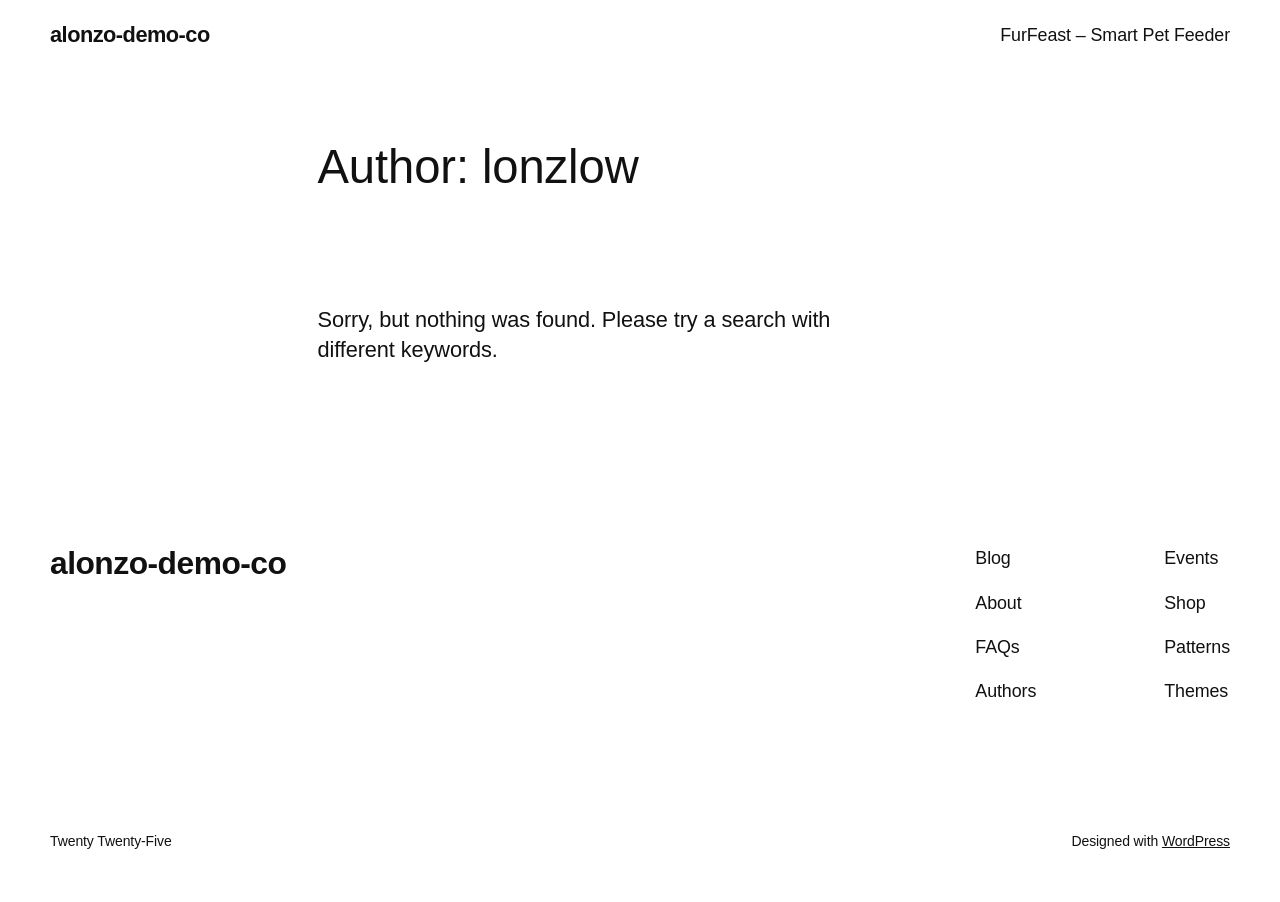
<file: author/lonzlow/index.html>
<!DOCTYPE html>
<html lang="en-US">
<head><meta charset="UTF-8">
	
	<meta name="viewport" content="width=device-width, initial-scale=1">
<meta name="robots" content="max-image-preview:large">
<title>lonzlow – alonzo-demo-co</title>
<link rel="alternate" type="application/rss+xml" title="alonzo-demo-co » Feed" href="https://furfeast-demo.netlify.app/feed/">
<link rel="alternate" type="application/rss+xml" title="alonzo-demo-co » Comments Feed" href="https://furfeast-demo.netlify.app/comments/feed/">
<link rel="alternate" type="application/rss+xml" title="alonzo-demo-co » Posts by lonzlow Feed" href="https://furfeast-demo.netlify.app/author/lonzlow/feed/">
<style id="wp-img-auto-sizes-contain-inline-css">
img:is([sizes=auto i],[sizes^="auto," i]){contain-intrinsic-size:3000px 1500px}
/*# sourceURL=wp-img-auto-sizes-contain-inline-css */
</style>
<style id="wp-block-site-title-inline-css">
.wp-block-site-title{box-sizing:border-box}.wp-block-site-title :where(a){color:inherit;font-family:inherit;font-size:inherit;font-style:inherit;font-weight:inherit;letter-spacing:inherit;line-height:inherit;text-decoration:inherit}
/*# sourceURL=https://furfeast-demo.netlify.app/wp-includes/blocks/site-title/style.min.css */
</style>
<style id="wp-block-page-list-inline-css">
.wp-block-navigation .wp-block-page-list{align-items:var(--navigation-layout-align,initial);background-color:inherit;display:flex;flex-direction:var(--navigation-layout-direction,initial);flex-wrap:var(--navigation-layout-wrap,wrap);justify-content:var(--navigation-layout-justify,initial)}.wp-block-navigation .wp-block-navigation-item{background-color:inherit}.wp-block-page-list{box-sizing:border-box}
/*# sourceURL=https://furfeast-demo.netlify.app/wp-includes/blocks/page-list/style.min.css */
</style>
<style id="wp-block-navigation-inline-css">
.wp-block-navigation{position:relative}.wp-block-navigation ul{margin-bottom:0;margin-left:0;margin-top:0;padding-left:0}.wp-block-navigation ul,.wp-block-navigation ul li{list-style:none}.wp-block-navigation .wp-block-navigation-item{align-items:center;background-color:inherit;display:flex;position:relative}.wp-block-navigation .wp-block-navigation-item .wp-block-navigation__submenu-container:empty{display:none}.wp-block-navigation .wp-block-navigation-item__content{display:block;z-index:1}.wp-block-navigation .wp-block-navigation-item__content.wp-block-navigation-item__content{color:inherit}.wp-block-navigation.has-text-decoration-underline .wp-block-navigation-item__content,.wp-block-navigation.has-text-decoration-underline .wp-block-navigation-item__content:active,.wp-block-navigation.has-text-decoration-underline .wp-block-navigation-item__content:focus{text-decoration:underline}.wp-block-navigation.has-text-decoration-line-through .wp-block-navigation-item__content,.wp-block-navigation.has-text-decoration-line-through .wp-block-navigation-item__content:active,.wp-block-navigation.has-text-decoration-line-through .wp-block-navigation-item__content:focus{text-decoration:line-through}.wp-block-navigation :where(a),.wp-block-navigation :where(a:active),.wp-block-navigation :where(a:focus){text-decoration:none}.wp-block-navigation .wp-block-navigation__submenu-icon{align-self:center;background-color:inherit;border:none;color:currentColor;display:inline-block;font-size:inherit;height:.6em;line-height:0;margin-left:.25em;padding:0;width:.6em}.wp-block-navigation .wp-block-navigation__submenu-icon svg{stroke:currentColor;display:inline-block;height:inherit;margin-top:.075em;width:inherit}.wp-block-navigation{--navigation-layout-justification-setting:flex-start;--navigation-layout-direction:row;--navigation-layout-wrap:wrap;--navigation-layout-justify:flex-start;--navigation-layout-align:center}.wp-block-navigation.is-vertical{--navigation-layout-direction:column;--navigation-layout-justify:initial;--navigation-layout-align:flex-start}.wp-block-navigation.no-wrap{--navigation-layout-wrap:nowrap}.wp-block-navigation.items-justified-center{--navigation-layout-justification-setting:center;--navigation-layout-justify:center}.wp-block-navigation.items-justified-center.is-vertical{--navigation-layout-align:center}.wp-block-navigation.items-justified-right{--navigation-layout-justification-setting:flex-end;--navigation-layout-justify:flex-end}.wp-block-navigation.items-justified-right.is-vertical{--navigation-layout-align:flex-end}.wp-block-navigation.items-justified-space-between{--navigation-layout-justification-setting:space-between;--navigation-layout-justify:space-between}:where(.wp-block-navigation) ul li{padding:0}.wp-block-navigation .has-child .wp-block-navigation__submenu-container{align-items:normal;background-color:inherit;color:inherit;display:flex;flex-direction:column;opacity:0;position:absolute;z-index:2}@media not (prefers-reduced-motion){.wp-block-navigation .has-child .wp-block-navigation__submenu-container{transition:opacity .1s linear}}.wp-block-navigation .has-child .wp-block-navigation__submenu-container{height:0;overflow:hidden;visibility:hidden;width:0}.wp-block-navigation .has-child .wp-block-navigation__submenu-container>.wp-block-navigation-item>.wp-block-navigation-item__content{display:flex;flex-grow:1;padding:.5em 1em}.wp-block-navigation .has-child .wp-block-navigation__submenu-container>.wp-block-navigation-item>.wp-block-navigation-item__content .wp-block-navigation__submenu-icon{margin-left:auto;margin-right:0}.wp-block-navigation .has-child .wp-block-navigation__submenu-container .wp-block-navigation-item__content{margin:0}.wp-block-navigation .has-child .wp-block-navigation__submenu-container{left:-1px;top:100%}@media (min-width:782px){.wp-block-navigation .has-child .wp-block-navigation__submenu-container .wp-block-navigation__submenu-container{left:100%;top:-1px}.wp-block-navigation .has-child .wp-block-navigation__submenu-container .wp-block-navigation__submenu-container:before{background:transparent;content:"";display:block;height:100%;position:absolute;right:100%;width:.5em}.wp-block-navigation .has-child .wp-block-navigation__submenu-container .wp-block-navigation__submenu-icon{margin-right:.25em}.wp-block-navigation .has-child .wp-block-navigation__submenu-container .wp-block-navigation__submenu-icon svg{transform:rotate(-90deg)}}@media (hover:hover){.wp-block-navigation .has-child:not(.open-on-click):hover>.wp-block-navigation__submenu-container{height:auto;min-width:200px;opacity:1;overflow:visible;visibility:visible;width:auto}}.wp-block-navigation .has-child .wp-block-navigation-submenu__toggle[aria-expanded=true]~.wp-block-navigation__submenu-container,.wp-block-navigation .has-child:not(.open-on-click):not(.open-on-hover-click):focus-within>.wp-block-navigation__submenu-container{height:auto;min-width:200px;opacity:1;overflow:visible;visibility:visible;width:auto}.wp-block-navigation .has-child.open-always{align-items:var(--navigation-layout-align,initial);flex-direction:var(--navigation-layout-direction,initial);flex-wrap:var(--navigation-layout-wrap,wrap);gap:var(--wp--style--block-gap,2em)}.wp-block-navigation .has-child.open-always,.wp-block-navigation .has-child.open-always .wp-block-navigation-item{justify-content:var(--navigation-layout-justify,initial)}.wp-block-navigation .has-child.open-always .wp-block-navigation__submenu-container,.wp-block-navigation .has-child.open-always.wp-block-navigation-submenu{gap:var(--wp--style--block-gap,2em)}.wp-block-navigation .has-child.open-always .wp-block-navigation-item,.wp-block-navigation .has-child.open-always .wp-block-navigation__submenu-container,.wp-block-navigation .has-child.open-always.wp-block-navigation-submenu{padding-bottom:0;padding-top:0}.wp-block-navigation .has-child.open-always .wp-block-navigation__submenu-container{padding-left:var(--wp--style--block-gap,2em);padding-right:var(--wp--style--block-gap,2em)}.wp-block-navigation .has-child.open-always .wp-block-navigation__submenu-container .wp-block-navigation-item__content{padding:0}.wp-block-navigation .has-child.open-always .wp-block-navigation__submenu-container>.wp-block-navigation-item>.wp-block-navigation-item__content,.wp-block-navigation .has-child.open-always>.wp-block-navigation-item__content{flex-grow:0}.wp-block-navigation .has-child.open-always>.wp-block-navigation__submenu-container{background-color:transparent;border:none;color:inherit;flex-basis:100%;height:auto;opacity:1;overflow:visible;position:static;visibility:visible;width:auto}.wp-block-navigation.has-background .has-child .wp-block-navigation__submenu-container{left:0;top:100%}@media (min-width:782px){.wp-block-navigation.has-background .has-child .wp-block-navigation__submenu-container .wp-block-navigation__submenu-container{left:100%;top:0}}.wp-block-navigation-submenu{display:flex;position:relative}.wp-block-navigation-submenu .wp-block-navigation__submenu-icon svg{stroke:currentColor}button.wp-block-navigation-item__content{background-color:transparent;border:none;color:currentColor;font-family:inherit;font-size:inherit;font-style:inherit;font-weight:inherit;letter-spacing:inherit;line-height:inherit;text-align:left;text-transform:inherit}.wp-block-navigation-submenu__toggle{cursor:pointer}.wp-block-navigation-submenu__toggle[aria-expanded=true]+.wp-block-navigation__submenu-icon>svg,.wp-block-navigation-submenu__toggle[aria-expanded=true]>svg{transform:rotate(180deg)}.wp-block-navigation-item.open-on-click .wp-block-navigation-submenu__toggle{padding-left:0;padding-right:.85em}.wp-block-navigation-item.open-on-click .wp-block-navigation-submenu__toggle+.wp-block-navigation__submenu-icon{margin-left:-.6em;pointer-events:none}.wp-block-navigation-item.open-on-click button.wp-block-navigation-item__content:not(.wp-block-navigation-submenu__toggle){padding:0}.wp-block-navigation .wp-block-page-list,.wp-block-navigation__container,.wp-block-navigation__responsive-close,.wp-block-navigation__responsive-container,.wp-block-navigation__responsive-container-content,.wp-block-navigation__responsive-dialog{gap:inherit}:where(.wp-block-navigation.has-background .wp-block-navigation-item a:not(.wp-element-button)),:where(.wp-block-navigation.has-background .wp-block-navigation-submenu a:not(.wp-element-button)){padding:.5em 1em}:where(.wp-block-navigation .wp-block-navigation__submenu-container .wp-block-navigation-item a:not(.wp-element-button)),:where(.wp-block-navigation .wp-block-navigation__submenu-container .wp-block-navigation-submenu a:not(.wp-element-button)),:where(.wp-block-navigation .wp-block-navigation__submenu-container .wp-block-navigation-submenu button.wp-block-navigation-item__content),:where(.wp-block-navigation .wp-block-navigation__submenu-container .wp-block-pages-list__item button.wp-block-navigation-item__content){padding:.5em 1em}.wp-block-navigation.items-justified-right .wp-block-navigation__container .has-child .wp-block-navigation__submenu-container,.wp-block-navigation.items-justified-right .wp-block-page-list>.has-child .wp-block-navigation__submenu-container,.wp-block-navigation.items-justified-space-between .wp-block-page-list>.has-child:last-child .wp-block-navigation__submenu-container,.wp-block-navigation.items-justified-space-between>.wp-block-navigation__container>.has-child:last-child .wp-block-navigation__submenu-container{left:auto;right:0}.wp-block-navigation.items-justified-right .wp-block-navigation__container .has-child .wp-block-navigation__submenu-container .wp-block-navigation__submenu-container,.wp-block-navigation.items-justified-right .wp-block-page-list>.has-child .wp-block-navigation__submenu-container .wp-block-navigation__submenu-container,.wp-block-navigation.items-justified-space-between .wp-block-page-list>.has-child:last-child .wp-block-navigation__submenu-container .wp-block-navigation__submenu-container,.wp-block-navigation.items-justified-space-between>.wp-block-navigation__container>.has-child:last-child .wp-block-navigation__submenu-container .wp-block-navigation__submenu-container{left:-1px;right:-1px}@media (min-width:782px){.wp-block-navigation.items-justified-right .wp-block-navigation__container .has-child .wp-block-navigation__submenu-container .wp-block-navigation__submenu-container,.wp-block-navigation.items-justified-right .wp-block-page-list>.has-child .wp-block-navigation__submenu-container .wp-block-navigation__submenu-container,.wp-block-navigation.items-justified-space-between .wp-block-page-list>.has-child:last-child .wp-block-navigation__submenu-container .wp-block-navigation__submenu-container,.wp-block-navigation.items-justified-space-between>.wp-block-navigation__container>.has-child:last-child .wp-block-navigation__submenu-container .wp-block-navigation__submenu-container{left:auto;right:100%}}.wp-block-navigation:not(.has-background) .wp-block-navigation__submenu-container{background-color:#fff;border:1px solid rgba(0,0,0,.15)}.wp-block-navigation.has-background .wp-block-navigation__submenu-container{background-color:inherit}.wp-block-navigation:not(.has-text-color) .wp-block-navigation__submenu-container{color:#000}.wp-block-navigation__container{align-items:var(--navigation-layout-align,initial);display:flex;flex-direction:var(--navigation-layout-direction,initial);flex-wrap:var(--navigation-layout-wrap,wrap);justify-content:var(--navigation-layout-justify,initial);list-style:none;margin:0;padding-left:0}.wp-block-navigation__container .is-responsive{display:none}.wp-block-navigation__container:only-child,.wp-block-page-list:only-child{flex-grow:1}@keyframes overlay-menu__fade-in-animation{0%{opacity:0;transform:translateY(.5em)}to{opacity:1;transform:translateY(0)}}.wp-block-navigation__responsive-container{bottom:0;display:none;left:0;position:fixed;right:0;top:0}.wp-block-navigation__responsive-container :where(.wp-block-navigation-item a){color:inherit}.wp-block-navigation__responsive-container .wp-block-navigation__responsive-container-content{align-items:var(--navigation-layout-align,initial);display:flex;flex-direction:var(--navigation-layout-direction,initial);flex-wrap:var(--navigation-layout-wrap,wrap);justify-content:var(--navigation-layout-justify,initial)}.wp-block-navigation__responsive-container:not(.is-menu-open.is-menu-open){background-color:inherit!important;color:inherit!important}.wp-block-navigation__responsive-container.is-menu-open{background-color:inherit;display:flex;flex-direction:column}@media not (prefers-reduced-motion){.wp-block-navigation__responsive-container.is-menu-open{animation:overlay-menu__fade-in-animation .1s ease-out;animation-fill-mode:forwards}}.wp-block-navigation__responsive-container.is-menu-open:not(.disable-default-overlay){padding:clamp(1rem,var(--wp--style--root--padding-top),20rem) clamp(1rem,var(--wp--style--root--padding-right),20rem) clamp(1rem,var(--wp--style--root--padding-bottom),20rem) clamp(1rem,var(--wp--style--root--padding-left),20rem)}.wp-block-navigation__responsive-container.is-menu-open{overflow:auto;z-index:100000}.wp-block-navigation__responsive-container.is-menu-open:not(.disable-default-overlay) .wp-block-navigation__responsive-container-content{padding-top:calc(2rem + 24px)}.wp-block-navigation__responsive-container.is-menu-open:where(:not(.disable-default-overlay)) .wp-block-navigation__responsive-container-content{align-items:var(--navigation-layout-justification-setting,inherit);display:flex;flex-direction:column;flex-wrap:nowrap;overflow:visible}.wp-block-navigation__responsive-container.is-menu-open:where(:not(.disable-default-overlay)) .wp-block-navigation__responsive-container-content,.wp-block-navigation__responsive-container.is-menu-open:where(:not(.disable-default-overlay)) .wp-block-navigation__responsive-container-content .wp-block-navigation__container,.wp-block-navigation__responsive-container.is-menu-open:where(:not(.disable-default-overlay)) .wp-block-navigation__responsive-container-content .wp-block-page-list{justify-content:flex-start}.wp-block-navigation__responsive-container.is-menu-open:where(:not(.disable-default-overlay)) .wp-block-navigation__responsive-container-content .wp-block-navigation__submenu-icon{display:none}.wp-block-navigation__responsive-container.is-menu-open:where(:not(.disable-default-overlay)) .wp-block-navigation__responsive-container-content .has-child .wp-block-navigation__submenu-container{border:none;height:auto;min-width:200px;opacity:1;overflow:initial;padding-left:2rem;padding-right:2rem;position:static;visibility:visible;width:auto}.wp-block-navigation__responsive-container.is-menu-open:where(:not(.disable-default-overlay)) .wp-block-navigation__responsive-container-content .wp-block-navigation__container,.wp-block-navigation__responsive-container.is-menu-open:where(:not(.disable-default-overlay)) .wp-block-navigation__responsive-container-content .wp-block-navigation__submenu-container{gap:inherit}.wp-block-navigation__responsive-container.is-menu-open:where(:not(.disable-default-overlay)) .wp-block-navigation__responsive-container-content .wp-block-navigation__submenu-container{padding-top:var(--wp--style--block-gap,2em)}.wp-block-navigation__responsive-container.is-menu-open:where(:not(.disable-default-overlay)) .wp-block-navigation__responsive-container-content .wp-block-navigation-item__content{padding:0}.wp-block-navigation__responsive-container.is-menu-open:where(:not(.disable-default-overlay)) .wp-block-navigation__responsive-container-content .wp-block-navigation-item,.wp-block-navigation__responsive-container.is-menu-open:where(:not(.disable-default-overlay)) .wp-block-navigation__responsive-container-content .wp-block-navigation__container,.wp-block-navigation__responsive-container.is-menu-open:where(:not(.disable-default-overlay)) .wp-block-navigation__responsive-container-content .wp-block-page-list{align-items:var(--navigation-layout-justification-setting,initial);display:flex;flex-direction:column}.wp-block-navigation__responsive-container.is-menu-open:where(:not(.disable-default-overlay)) .wp-block-navigation-item,.wp-block-navigation__responsive-container.is-menu-open:where(:not(.disable-default-overlay)) .wp-block-navigation-item .wp-block-navigation__submenu-container,.wp-block-navigation__responsive-container.is-menu-open:where(:not(.disable-default-overlay)) .wp-block-navigation__container,.wp-block-navigation__responsive-container.is-menu-open:where(:not(.disable-default-overlay)) .wp-block-page-list{background:transparent!important;color:inherit!important}.wp-block-navigation__responsive-container.is-menu-open:where(:not(.disable-default-overlay)) .wp-block-navigation__submenu-container.wp-block-navigation__submenu-container.wp-block-navigation__submenu-container.wp-block-navigation__submenu-container{left:auto;right:auto}.wp-block-navigation__responsive-container.disable-default-overlay .wp-block-navigation__overlay-container{display:none;width:100%}.wp-block-navigation__responsive-container.disable-default-overlay .wp-block-navigation__responsive-close{max-width:none}.wp-block-navigation__responsive-container.disable-default-overlay.is-menu-open .wp-block-navigation__responsive-container-content>:not(.wp-block-navigation__overlay-container){display:none}.wp-block-navigation__responsive-container.disable-default-overlay.is-menu-open .wp-block-navigation__responsive-container-content .wp-block-navigation__overlay-container{display:block}.wp-block-navigation__responsive-container.disable-default-overlay.is-menu-open .wp-block-navigation__responsive-container-content .wp-block-navigation__overlay-container .wp-block-navigation__submenu-container{left:0;right:auto}@media (min-width:600px){.wp-block-navigation__responsive-container:not(.hidden-by-default):not(.is-menu-open){background-color:inherit;display:block;position:relative;width:100%;z-index:auto}.wp-block-navigation__responsive-container:not(.hidden-by-default):not(.is-menu-open) .wp-block-navigation__responsive-container-close{display:none}.wp-block-navigation__responsive-container.is-menu-open .wp-block-navigation__submenu-container.wp-block-navigation__submenu-container.wp-block-navigation__submenu-container.wp-block-navigation__submenu-container{left:0}}.wp-block-navigation:not(.has-background) .wp-block-navigation__responsive-container.is-menu-open:not(.disable-default-overlay){background-color:#fff}.wp-block-navigation:not(.has-text-color) .wp-block-navigation__responsive-container.is-menu-open:not(.disable-default-overlay){color:#000}.wp-block-navigation__toggle_button_label{font-size:1rem;font-weight:700}.wp-block-navigation__responsive-container-close,.wp-block-navigation__responsive-container-open{background:transparent;border:none;color:currentColor;cursor:pointer;margin:0;padding:0;text-transform:inherit;vertical-align:middle}.wp-block-navigation__responsive-container-close svg,.wp-block-navigation__responsive-container-open svg{fill:currentColor;display:block;height:24px;pointer-events:none;width:24px}.wp-block-navigation__responsive-container-open{display:flex}.wp-block-navigation__responsive-container-open.wp-block-navigation__responsive-container-open.wp-block-navigation__responsive-container-open{font-family:inherit;font-size:inherit;font-weight:inherit}@media (min-width:600px){.wp-block-navigation__responsive-container-open:not(.always-shown){display:none}}.wp-block-navigation__responsive-container-close{position:absolute;right:0;top:0;z-index:2}.wp-block-navigation__responsive-container-close.wp-block-navigation__responsive-container-close.wp-block-navigation__responsive-container-close{font-family:inherit;font-size:inherit;font-weight:inherit}.disable-default-overlay .wp-block-navigation__responsive-container-close{right:clamp(1rem,var(--wp--style--root--padding-left),20rem);top:clamp(1rem,var(--wp--style--root--padding-left),20rem)}.wp-block-navigation__responsive-close{width:100%}.has-modal-open .wp-block-navigation__responsive-close{margin-left:auto;margin-right:auto;max-width:var(--wp--style--global--wide-size,100%)}.wp-block-navigation__responsive-close:focus{outline:none}.is-menu-open .wp-block-navigation__responsive-close,.is-menu-open .wp-block-navigation__responsive-container-content,.is-menu-open .wp-block-navigation__responsive-dialog{box-sizing:border-box}.wp-block-navigation__responsive-dialog{position:relative}.has-modal-open .admin-bar .is-menu-open:where(:not(.disable-default-overlay)) .wp-block-navigation__responsive-dialog{margin-top:46px}@media (min-width:782px){.has-modal-open .admin-bar .is-menu-open:where(:not(.disable-default-overlay)) .wp-block-navigation__responsive-dialog{margin-top:32px}}html.has-modal-open{overflow:hidden}
/*# sourceURL=https://furfeast-demo.netlify.app/wp-includes/blocks/navigation/style.min.css */
</style>
<style id="wp-block-group-inline-css">
.wp-block-group{box-sizing:border-box}:where(.wp-block-group.wp-block-group-is-layout-constrained){position:relative}
/*# sourceURL=https://furfeast-demo.netlify.app/wp-includes/blocks/group/style.min.css */
</style>
<style id="wp-block-query-title-inline-css">
.wp-block-query-title{box-sizing:border-box}
/*# sourceURL=https://furfeast-demo.netlify.app/wp-includes/blocks/query-title/style.min.css */
</style>
<style id="wp-block-paragraph-inline-css">
.is-small-text{font-size:.875em}.is-regular-text{font-size:1em}.is-large-text{font-size:2.25em}.is-larger-text{font-size:3em}.has-drop-cap:not(:focus):first-letter{float:left;font-size:8.4em;font-style:normal;font-weight:100;line-height:.68;margin:.05em .1em 0 0;text-transform:uppercase}body.rtl .has-drop-cap:not(:focus):first-letter{float:none;margin-left:.1em}p.has-drop-cap.has-background{overflow:hidden}:root :where(p.has-background){padding:1.25em 2.375em}:where(p.has-text-color:not(.has-link-color)) a{color:inherit}p.has-text-align-left[style*="writing-mode:vertical-lr"],p.has-text-align-right[style*="writing-mode:vertical-rl"]{rotate:180deg}
/*# sourceURL=https://furfeast-demo.netlify.app/wp-includes/blocks/paragraph/style.min.css */
</style>
<style id="wp-block-spacer-inline-css">
.wp-block-spacer{clear:both}
/*# sourceURL=https://furfeast-demo.netlify.app/wp-includes/blocks/spacer/style.min.css */
</style>
<style id="wp-block-columns-inline-css">
.wp-block-columns{box-sizing:border-box;display:flex;flex-wrap:wrap!important}@media (min-width:782px){.wp-block-columns{flex-wrap:nowrap!important}}.wp-block-columns{align-items:normal!important}.wp-block-columns.are-vertically-aligned-top{align-items:flex-start}.wp-block-columns.are-vertically-aligned-center{align-items:center}.wp-block-columns.are-vertically-aligned-bottom{align-items:flex-end}@media (max-width:781px){.wp-block-columns:not(.is-not-stacked-on-mobile)>.wp-block-column{flex-basis:100%!important}}@media (min-width:782px){.wp-block-columns:not(.is-not-stacked-on-mobile)>.wp-block-column{flex-basis:0;flex-grow:1}.wp-block-columns:not(.is-not-stacked-on-mobile)>.wp-block-column[style*=flex-basis]{flex-grow:0}}.wp-block-columns.is-not-stacked-on-mobile{flex-wrap:nowrap!important}.wp-block-columns.is-not-stacked-on-mobile>.wp-block-column{flex-basis:0;flex-grow:1}.wp-block-columns.is-not-stacked-on-mobile>.wp-block-column[style*=flex-basis]{flex-grow:0}:where(.wp-block-columns){margin-bottom:1.75em}:where(.wp-block-columns.has-background){padding:1.25em 2.375em}.wp-block-column{flex-grow:1;min-width:0;overflow-wrap:break-word;word-break:break-word}.wp-block-column.is-vertically-aligned-top{align-self:flex-start}.wp-block-column.is-vertically-aligned-center{align-self:center}.wp-block-column.is-vertically-aligned-bottom{align-self:flex-end}.wp-block-column.is-vertically-aligned-stretch{align-self:stretch}.wp-block-column.is-vertically-aligned-bottom,.wp-block-column.is-vertically-aligned-center,.wp-block-column.is-vertically-aligned-top{width:100%}
/*# sourceURL=https://furfeast-demo.netlify.app/wp-includes/blocks/columns/style.min.css */
</style>
<style id="wp-block-navigation-link-inline-css">
.wp-block-navigation .wp-block-navigation-item__label{overflow-wrap:break-word}.wp-block-navigation .wp-block-navigation-item__description{display:none}.link-ui-tools{outline:1px solid #f0f0f0;padding:8px}.link-ui-block-inserter{padding-top:8px}.link-ui-block-inserter__back{margin-left:8px;text-transform:uppercase}
/*# sourceURL=https://furfeast-demo.netlify.app/wp-includes/blocks/navigation-link/style.min.css */
</style>
<style id="wp-emoji-styles-inline-css">

	img.wp-smiley, img.emoji {
		display: inline !important;
		border: none !important;
		box-shadow: none !important;
		height: 1em !important;
		width: 1em !important;
		margin: 0 0.07em !important;
		vertical-align: -0.1em !important;
		background: none !important;
		padding: 0 !important;
	}
/*# sourceURL=wp-emoji-styles-inline-css */
</style>
<style id="wp-block-library-inline-css">
:root{--wp-block-synced-color:#7a00df;--wp-block-synced-color--rgb:122,0,223;--wp-bound-block-color:var(--wp-block-synced-color);--wp-editor-canvas-background:#ddd;--wp-admin-theme-color:#007cba;--wp-admin-theme-color--rgb:0,124,186;--wp-admin-theme-color-darker-10:#006ba1;--wp-admin-theme-color-darker-10--rgb:0,107,160.5;--wp-admin-theme-color-darker-20:#005a87;--wp-admin-theme-color-darker-20--rgb:0,90,135;--wp-admin-border-width-focus:2px}@media (min-resolution:192dpi){:root{--wp-admin-border-width-focus:1.5px}}.wp-element-button{cursor:pointer}:root .has-very-light-gray-background-color{background-color:#eee}:root .has-very-dark-gray-background-color{background-color:#313131}:root .has-very-light-gray-color{color:#eee}:root .has-very-dark-gray-color{color:#313131}:root .has-vivid-green-cyan-to-vivid-cyan-blue-gradient-background{background:linear-gradient(135deg,#00d084,#0693e3)}:root .has-purple-crush-gradient-background{background:linear-gradient(135deg,#34e2e4,#4721fb 50%,#ab1dfe)}:root .has-hazy-dawn-gradient-background{background:linear-gradient(135deg,#faaca8,#dad0ec)}:root .has-subdued-olive-gradient-background{background:linear-gradient(135deg,#fafae1,#67a671)}:root .has-atomic-cream-gradient-background{background:linear-gradient(135deg,#fdd79a,#004a59)}:root .has-nightshade-gradient-background{background:linear-gradient(135deg,#330968,#31cdcf)}:root .has-midnight-gradient-background{background:linear-gradient(135deg,#020381,#2874fc)}:root{--wp--preset--font-size--normal:16px;--wp--preset--font-size--huge:42px}.has-regular-font-size{font-size:1em}.has-larger-font-size{font-size:2.625em}.has-normal-font-size{font-size:var(--wp--preset--font-size--normal)}.has-huge-font-size{font-size:var(--wp--preset--font-size--huge)}:root .has-text-align-center{text-align:center}:root .has-text-align-left{text-align:left}:root .has-text-align-right{text-align:right}.has-fit-text{white-space:nowrap!important}#end-resizable-editor-section{display:none}.aligncenter{clear:both}.items-justified-left{justify-content:flex-start}.items-justified-center{justify-content:center}.items-justified-right{justify-content:flex-end}.items-justified-space-between{justify-content:space-between}.screen-reader-text{word-wrap:normal!important;border:0;clip-path:inset(50%);height:1px;margin:-1px;overflow:hidden;padding:0;position:absolute;width:1px;word-break:normal!important}.screen-reader-text:focus{background-color:#ddd;clip-path:none;color:#444;display:block;font-size:1em;height:auto;left:5px;line-height:normal;padding:15px 23px 14px;text-decoration:none;top:5px;width:auto;z-index:100000}html :where(.has-border-color){border-style:solid}html :where([style^=border-color],[style*=";border-color"],[style*="; border-color"]){border-style:solid}html :where([style^=border-top-color],[style*=";border-top-color"],[style*="; border-top-color"]){border-top-style:solid}html :where([style^=border-right-color],[style*=";border-right-color"],[style*="; border-right-color"]){border-right-style:solid}html :where([style^=border-bottom-color],[style*=";border-bottom-color"],[style*="; border-bottom-color"]){border-bottom-style:solid}html :where([style^=border-left-color],[style*=";border-left-color"],[style*="; border-left-color"]){border-left-style:solid}html :where([style^=border-width],[style*=";border-width"],[style*="; border-width"]){border-style:solid}html :where([style^=border-top-width],[style*=";border-top-width"],[style*="; border-top-width"]){border-top-style:solid}html :where([style^=border-right-width],[style*=";border-right-width"],[style*="; border-right-width"]){border-right-style:solid}html :where([style^=border-bottom-width],[style*=";border-bottom-width"],[style*="; border-bottom-width"]){border-bottom-style:solid}html :where([style^=border-left-width],[style*=";border-left-width"],[style*="; border-left-width"]){border-left-style:solid}html :where(img[class*=wp-image-]){height:auto;max-width:100%}:where(figure){margin:0 0 1em}html :where(.is-position-sticky){--wp-admin--admin-bar--position-offset:var(--wp-admin--admin-bar--height,0px)}@media screen and (max-width:600px){html :where(.is-position-sticky){--wp-admin--admin-bar--position-offset:0px}}
/*# sourceURL=/wp-includes/css/dist/block-library/common.min.css */
</style>
<style id="global-styles-inline-css">
:root{--wp--preset--aspect-ratio--square: 1;--wp--preset--aspect-ratio--4-3: 4/3;--wp--preset--aspect-ratio--3-4: 3/4;--wp--preset--aspect-ratio--3-2: 3/2;--wp--preset--aspect-ratio--2-3: 2/3;--wp--preset--aspect-ratio--16-9: 16/9;--wp--preset--aspect-ratio--9-16: 9/16;--wp--preset--color--black: #000000;--wp--preset--color--cyan-bluish-gray: #abb8c3;--wp--preset--color--white: #ffffff;--wp--preset--color--pale-pink: #f78da7;--wp--preset--color--vivid-red: #cf2e2e;--wp--preset--color--luminous-vivid-orange: #ff6900;--wp--preset--color--luminous-vivid-amber: #fcb900;--wp--preset--color--light-green-cyan: #7bdcb5;--wp--preset--color--vivid-green-cyan: #00d084;--wp--preset--color--pale-cyan-blue: #8ed1fc;--wp--preset--color--vivid-cyan-blue: #0693e3;--wp--preset--color--vivid-purple: #9b51e0;--wp--preset--color--base: #FFFFFF;--wp--preset--color--contrast: #111111;--wp--preset--color--accent-1: #FFEE58;--wp--preset--color--accent-2: #F6CFF4;--wp--preset--color--accent-3: #503AA8;--wp--preset--color--accent-4: #686868;--wp--preset--color--accent-5: #FBFAF3;--wp--preset--color--accent-6: color-mix(in srgb, currentColor 20%, transparent);--wp--preset--gradient--vivid-cyan-blue-to-vivid-purple: linear-gradient(135deg,rgb(6,147,227) 0%,rgb(155,81,224) 100%);--wp--preset--gradient--light-green-cyan-to-vivid-green-cyan: linear-gradient(135deg,rgb(122,220,180) 0%,rgb(0,208,130) 100%);--wp--preset--gradient--luminous-vivid-amber-to-luminous-vivid-orange: linear-gradient(135deg,rgb(252,185,0) 0%,rgb(255,105,0) 100%);--wp--preset--gradient--luminous-vivid-orange-to-vivid-red: linear-gradient(135deg,rgb(255,105,0) 0%,rgb(207,46,46) 100%);--wp--preset--gradient--very-light-gray-to-cyan-bluish-gray: linear-gradient(135deg,rgb(238,238,238) 0%,rgb(169,184,195) 100%);--wp--preset--gradient--cool-to-warm-spectrum: linear-gradient(135deg,rgb(74,234,220) 0%,rgb(151,120,209) 20%,rgb(207,42,186) 40%,rgb(238,44,130) 60%,rgb(251,105,98) 80%,rgb(254,248,76) 100%);--wp--preset--gradient--blush-light-purple: linear-gradient(135deg,rgb(255,206,236) 0%,rgb(152,150,240) 100%);--wp--preset--gradient--blush-bordeaux: linear-gradient(135deg,rgb(254,205,165) 0%,rgb(254,45,45) 50%,rgb(107,0,62) 100%);--wp--preset--gradient--luminous-dusk: linear-gradient(135deg,rgb(255,203,112) 0%,rgb(199,81,192) 50%,rgb(65,88,208) 100%);--wp--preset--gradient--pale-ocean: linear-gradient(135deg,rgb(255,245,203) 0%,rgb(182,227,212) 50%,rgb(51,167,181) 100%);--wp--preset--gradient--electric-grass: linear-gradient(135deg,rgb(202,248,128) 0%,rgb(113,206,126) 100%);--wp--preset--gradient--midnight: linear-gradient(135deg,rgb(2,3,129) 0%,rgb(40,116,252) 100%);--wp--preset--font-size--small: 0.875rem;--wp--preset--font-size--medium: clamp(1rem, 1rem + ((1vw - 0.2rem) * 0.196), 1.125rem);--wp--preset--font-size--large: clamp(1.125rem, 1.125rem + ((1vw - 0.2rem) * 0.392), 1.375rem);--wp--preset--font-size--x-large: clamp(1.75rem, 1.75rem + ((1vw - 0.2rem) * 0.392), 2rem);--wp--preset--font-size--xx-large: clamp(2.15rem, 2.15rem + ((1vw - 0.2rem) * 1.333), 3rem);--wp--preset--font-family--manrope: Manrope, sans-serif;--wp--preset--font-family--fira-code: "Fira Code", monospace;--wp--preset--spacing--20: 10px;--wp--preset--spacing--30: 20px;--wp--preset--spacing--40: 30px;--wp--preset--spacing--50: clamp(30px, 5vw, 50px);--wp--preset--spacing--60: clamp(30px, 7vw, 70px);--wp--preset--spacing--70: clamp(50px, 7vw, 90px);--wp--preset--spacing--80: clamp(70px, 10vw, 140px);--wp--preset--shadow--natural: 6px 6px 9px rgba(0, 0, 0, 0.2);--wp--preset--shadow--deep: 12px 12px 50px rgba(0, 0, 0, 0.4);--wp--preset--shadow--sharp: 6px 6px 0px rgba(0, 0, 0, 0.2);--wp--preset--shadow--outlined: 6px 6px 0px -3px rgb(255, 255, 255), 6px 6px rgb(0, 0, 0);--wp--preset--shadow--crisp: 6px 6px 0px rgb(0, 0, 0);}.wp-block-button{--wp--preset--dimension--25: 25%;--wp--preset--dimension--50: 50%;--wp--preset--dimension--75: 75%;--wp--preset--dimension--100: 100%;}:root { --wp--style--global--content-size: 645px;--wp--style--global--wide-size: 1340px; }:where(body) { margin: 0; }.wp-site-blocks { padding-top: var(--wp--style--root--padding-top); padding-bottom: var(--wp--style--root--padding-bottom); }.has-global-padding { padding-right: var(--wp--style--root--padding-right); padding-left: var(--wp--style--root--padding-left); }.has-global-padding > .alignfull { margin-right: calc(var(--wp--style--root--padding-right) * -1); margin-left: calc(var(--wp--style--root--padding-left) * -1); }.has-global-padding :where(:not(.alignfull.is-layout-flow) > .has-global-padding:not(.wp-block-block, .alignfull)) { padding-right: 0; padding-left: 0; }.has-global-padding :where(:not(.alignfull.is-layout-flow) > .has-global-padding:not(.wp-block-block, .alignfull)) > .alignfull { margin-left: 0; margin-right: 0; }.wp-site-blocks > .alignleft { float: left; margin-right: 2em; }.wp-site-blocks > .alignright { float: right; margin-left: 2em; }.wp-site-blocks > .aligncenter { justify-content: center; margin-left: auto; margin-right: auto; }:where(.wp-site-blocks) > * { margin-block-start: 1.2rem; margin-block-end: 0; }:where(.wp-site-blocks) > :first-child { margin-block-start: 0; }:where(.wp-site-blocks) > :last-child { margin-block-end: 0; }:root { --wp--style--block-gap: 1.2rem; }:root :where(.is-layout-flow) > :first-child{margin-block-start: 0;}:root :where(.is-layout-flow) > :last-child{margin-block-end: 0;}:root :where(.is-layout-flow) > *{margin-block-start: 1.2rem;margin-block-end: 0;}:root :where(.is-layout-constrained) > :first-child{margin-block-start: 0;}:root :where(.is-layout-constrained) > :last-child{margin-block-end: 0;}:root :where(.is-layout-constrained) > *{margin-block-start: 1.2rem;margin-block-end: 0;}:root :where(.is-layout-flex){gap: 1.2rem;}:root :where(.is-layout-grid){gap: 1.2rem;}.is-layout-flow > .alignleft{float: left;margin-inline-start: 0;margin-inline-end: 2em;}.is-layout-flow > .alignright{float: right;margin-inline-start: 2em;margin-inline-end: 0;}.is-layout-flow > .aligncenter{margin-left: auto !important;margin-right: auto !important;}.is-layout-constrained > .alignleft{float: left;margin-inline-start: 0;margin-inline-end: 2em;}.is-layout-constrained > .alignright{float: right;margin-inline-start: 2em;margin-inline-end: 0;}.is-layout-constrained > .aligncenter{margin-left: auto !important;margin-right: auto !important;}.is-layout-constrained > :where(:not(.alignleft):not(.alignright):not(.alignfull)){max-width: var(--wp--style--global--content-size);margin-left: auto !important;margin-right: auto !important;}.is-layout-constrained > .alignwide{max-width: var(--wp--style--global--wide-size);}body .is-layout-flex{display: flex;}.is-layout-flex{flex-wrap: wrap;align-items: center;}.is-layout-flex > :is(*, div){margin: 0;}body .is-layout-grid{display: grid;}.is-layout-grid > :is(*, div){margin: 0;}body{background-color: var(--wp--preset--color--base);color: var(--wp--preset--color--contrast);font-family: var(--wp--preset--font-family--manrope);font-size: var(--wp--preset--font-size--large);font-weight: 300;letter-spacing: -0.1px;line-height: 1.4;--wp--style--root--padding-top: 0px;--wp--style--root--padding-right: var(--wp--preset--spacing--50);--wp--style--root--padding-bottom: 0px;--wp--style--root--padding-left: var(--wp--preset--spacing--50);}a:where(:not(.wp-element-button)){color: currentColor;}:root :where(a:where(:not(.wp-element-button)):hover){text-decoration: none;}h1, h2, h3, h4, h5, h6{font-weight: 400;letter-spacing: -0.1px;line-height: 1.125;}h1{font-size: var(--wp--preset--font-size--xx-large);}h2{font-size: var(--wp--preset--font-size--x-large);}h3{font-size: var(--wp--preset--font-size--large);}h4{font-size: var(--wp--preset--font-size--medium);}h5{font-size: var(--wp--preset--font-size--small);letter-spacing: 0.5px;}h6{font-size: var(--wp--preset--font-size--small);font-weight: 700;letter-spacing: 1.4px;text-transform: uppercase;}:root :where(.wp-element-button, .wp-block-button__link){background-color: var(--wp--preset--color--contrast);border-width: 0;color: var(--wp--preset--color--base);font-family: inherit;font-size: var(--wp--preset--font-size--medium);font-style: inherit;font-weight: inherit;letter-spacing: inherit;line-height: inherit;padding-top: 1rem;padding-right: 2.25rem;padding-bottom: 1rem;padding-left: 2.25rem;text-decoration: none;text-transform: inherit;}:root :where(.wp-element-button:hover, .wp-block-button__link:hover){background-color: color-mix(in srgb, var(--wp--preset--color--contrast) 85%, transparent);border-color: transparent;color: var(--wp--preset--color--base);}:root :where(.wp-element-button:focus, .wp-block-button__link:focus){outline-color: var(--wp--preset--color--accent-4);outline-offset: 2px;}:root :where(.wp-element-caption, .wp-block-audio figcaption, .wp-block-embed figcaption, .wp-block-gallery figcaption, .wp-block-image figcaption, .wp-block-table figcaption, .wp-block-video figcaption){font-size: var(--wp--preset--font-size--small);line-height: 1.4;}.has-black-color{color: var(--wp--preset--color--black) !important;}.has-cyan-bluish-gray-color{color: var(--wp--preset--color--cyan-bluish-gray) !important;}.has-white-color{color: var(--wp--preset--color--white) !important;}.has-pale-pink-color{color: var(--wp--preset--color--pale-pink) !important;}.has-vivid-red-color{color: var(--wp--preset--color--vivid-red) !important;}.has-luminous-vivid-orange-color{color: var(--wp--preset--color--luminous-vivid-orange) !important;}.has-luminous-vivid-amber-color{color: var(--wp--preset--color--luminous-vivid-amber) !important;}.has-light-green-cyan-color{color: var(--wp--preset--color--light-green-cyan) !important;}.has-vivid-green-cyan-color{color: var(--wp--preset--color--vivid-green-cyan) !important;}.has-pale-cyan-blue-color{color: var(--wp--preset--color--pale-cyan-blue) !important;}.has-vivid-cyan-blue-color{color: var(--wp--preset--color--vivid-cyan-blue) !important;}.has-vivid-purple-color{color: var(--wp--preset--color--vivid-purple) !important;}.has-base-color{color: var(--wp--preset--color--base) !important;}.has-contrast-color{color: var(--wp--preset--color--contrast) !important;}.has-accent-1-color{color: var(--wp--preset--color--accent-1) !important;}.has-accent-2-color{color: var(--wp--preset--color--accent-2) !important;}.has-accent-3-color{color: var(--wp--preset--color--accent-3) !important;}.has-accent-4-color{color: var(--wp--preset--color--accent-4) !important;}.has-accent-5-color{color: var(--wp--preset--color--accent-5) !important;}.has-accent-6-color{color: var(--wp--preset--color--accent-6) !important;}.has-black-background-color{background-color: var(--wp--preset--color--black) !important;}.has-cyan-bluish-gray-background-color{background-color: var(--wp--preset--color--cyan-bluish-gray) !important;}.has-white-background-color{background-color: var(--wp--preset--color--white) !important;}.has-pale-pink-background-color{background-color: var(--wp--preset--color--pale-pink) !important;}.has-vivid-red-background-color{background-color: var(--wp--preset--color--vivid-red) !important;}.has-luminous-vivid-orange-background-color{background-color: var(--wp--preset--color--luminous-vivid-orange) !important;}.has-luminous-vivid-amber-background-color{background-color: var(--wp--preset--color--luminous-vivid-amber) !important;}.has-light-green-cyan-background-color{background-color: var(--wp--preset--color--light-green-cyan) !important;}.has-vivid-green-cyan-background-color{background-color: var(--wp--preset--color--vivid-green-cyan) !important;}.has-pale-cyan-blue-background-color{background-color: var(--wp--preset--color--pale-cyan-blue) !important;}.has-vivid-cyan-blue-background-color{background-color: var(--wp--preset--color--vivid-cyan-blue) !important;}.has-vivid-purple-background-color{background-color: var(--wp--preset--color--vivid-purple) !important;}.has-base-background-color{background-color: var(--wp--preset--color--base) !important;}.has-contrast-background-color{background-color: var(--wp--preset--color--contrast) !important;}.has-accent-1-background-color{background-color: var(--wp--preset--color--accent-1) !important;}.has-accent-2-background-color{background-color: var(--wp--preset--color--accent-2) !important;}.has-accent-3-background-color{background-color: var(--wp--preset--color--accent-3) !important;}.has-accent-4-background-color{background-color: var(--wp--preset--color--accent-4) !important;}.has-accent-5-background-color{background-color: var(--wp--preset--color--accent-5) !important;}.has-accent-6-background-color{background-color: var(--wp--preset--color--accent-6) !important;}.has-black-border-color{border-color: var(--wp--preset--color--black) !important;}.has-cyan-bluish-gray-border-color{border-color: var(--wp--preset--color--cyan-bluish-gray) !important;}.has-white-border-color{border-color: var(--wp--preset--color--white) !important;}.has-pale-pink-border-color{border-color: var(--wp--preset--color--pale-pink) !important;}.has-vivid-red-border-color{border-color: var(--wp--preset--color--vivid-red) !important;}.has-luminous-vivid-orange-border-color{border-color: var(--wp--preset--color--luminous-vivid-orange) !important;}.has-luminous-vivid-amber-border-color{border-color: var(--wp--preset--color--luminous-vivid-amber) !important;}.has-light-green-cyan-border-color{border-color: var(--wp--preset--color--light-green-cyan) !important;}.has-vivid-green-cyan-border-color{border-color: var(--wp--preset--color--vivid-green-cyan) !important;}.has-pale-cyan-blue-border-color{border-color: var(--wp--preset--color--pale-cyan-blue) !important;}.has-vivid-cyan-blue-border-color{border-color: var(--wp--preset--color--vivid-cyan-blue) !important;}.has-vivid-purple-border-color{border-color: var(--wp--preset--color--vivid-purple) !important;}.has-base-border-color{border-color: var(--wp--preset--color--base) !important;}.has-contrast-border-color{border-color: var(--wp--preset--color--contrast) !important;}.has-accent-1-border-color{border-color: var(--wp--preset--color--accent-1) !important;}.has-accent-2-border-color{border-color: var(--wp--preset--color--accent-2) !important;}.has-accent-3-border-color{border-color: var(--wp--preset--color--accent-3) !important;}.has-accent-4-border-color{border-color: var(--wp--preset--color--accent-4) !important;}.has-accent-5-border-color{border-color: var(--wp--preset--color--accent-5) !important;}.has-accent-6-border-color{border-color: var(--wp--preset--color--accent-6) !important;}.has-vivid-cyan-blue-to-vivid-purple-gradient-background{background: var(--wp--preset--gradient--vivid-cyan-blue-to-vivid-purple) !important;}.has-light-green-cyan-to-vivid-green-cyan-gradient-background{background: var(--wp--preset--gradient--light-green-cyan-to-vivid-green-cyan) !important;}.has-luminous-vivid-amber-to-luminous-vivid-orange-gradient-background{background: var(--wp--preset--gradient--luminous-vivid-amber-to-luminous-vivid-orange) !important;}.has-luminous-vivid-orange-to-vivid-red-gradient-background{background: var(--wp--preset--gradient--luminous-vivid-orange-to-vivid-red) !important;}.has-very-light-gray-to-cyan-bluish-gray-gradient-background{background: var(--wp--preset--gradient--very-light-gray-to-cyan-bluish-gray) !important;}.has-cool-to-warm-spectrum-gradient-background{background: var(--wp--preset--gradient--cool-to-warm-spectrum) !important;}.has-blush-light-purple-gradient-background{background: var(--wp--preset--gradient--blush-light-purple) !important;}.has-blush-bordeaux-gradient-background{background: var(--wp--preset--gradient--blush-bordeaux) !important;}.has-luminous-dusk-gradient-background{background: var(--wp--preset--gradient--luminous-dusk) !important;}.has-pale-ocean-gradient-background{background: var(--wp--preset--gradient--pale-ocean) !important;}.has-electric-grass-gradient-background{background: var(--wp--preset--gradient--electric-grass) !important;}.has-midnight-gradient-background{background: var(--wp--preset--gradient--midnight) !important;}.has-small-font-size{font-size: var(--wp--preset--font-size--small) !important;}.has-medium-font-size{font-size: var(--wp--preset--font-size--medium) !important;}.has-large-font-size{font-size: var(--wp--preset--font-size--large) !important;}.has-x-large-font-size{font-size: var(--wp--preset--font-size--x-large) !important;}.has-xx-large-font-size{font-size: var(--wp--preset--font-size--xx-large) !important;}.has-manrope-font-family{font-family: var(--wp--preset--font-family--manrope) !important;}.has-fira-code-font-family{font-family: var(--wp--preset--font-family--fira-code) !important;}
:root :where(.wp-block-columns-is-layout-flow) > :first-child{margin-block-start: 0;}:root :where(.wp-block-columns-is-layout-flow) > :last-child{margin-block-end: 0;}:root :where(.wp-block-columns-is-layout-flow) > *{margin-block-start: var(--wp--preset--spacing--50);margin-block-end: 0;}:root :where(.wp-block-columns-is-layout-constrained) > :first-child{margin-block-start: 0;}:root :where(.wp-block-columns-is-layout-constrained) > :last-child{margin-block-end: 0;}:root :where(.wp-block-columns-is-layout-constrained) > *{margin-block-start: var(--wp--preset--spacing--50);margin-block-end: 0;}:root :where(.wp-block-columns-is-layout-flex){gap: var(--wp--preset--spacing--50);}:root :where(.wp-block-columns-is-layout-grid){gap: var(--wp--preset--spacing--50);}
:root :where(.wp-block-site-title){font-weight: 700;letter-spacing: -.5px;}
:root :where(.wp-block-site-title a:where(:not(.wp-element-button))){text-decoration: none;}
:root :where(.wp-block-site-title a:where(:not(.wp-element-button)):hover){text-decoration: underline;}
:root :where(.wp-block-navigation){font-size: var(--wp--preset--font-size--medium);}
:root :where(.wp-block-navigation a:where(:not(.wp-element-button))){text-decoration: none;}
:root :where(.wp-block-navigation a:where(:not(.wp-element-button)):hover){text-decoration: underline;}
/*# sourceURL=global-styles-inline-css */
</style>
<style id="core-block-supports-inline-css">
.wp-container-core-navigation-is-layout-6e943505{justify-content:flex-end;}.wp-container-core-group-is-layout-fbffc046{flex-wrap:nowrap;gap:var(--wp--preset--spacing--10);justify-content:flex-end;}.wp-container-core-group-is-layout-ec1e7a1e{flex-wrap:nowrap;justify-content:space-between;}.wp-container-core-columns-is-layout-794e3cfa{flex-wrap:nowrap;}.wp-container-core-navigation-is-layout-831b2db5{flex-direction:column;align-items:flex-start;}.wp-container-core-group-is-layout-bf19e0b3{gap:var(--wp--preset--spacing--80);justify-content:space-between;align-items:flex-start;}.wp-container-core-group-is-layout-cf54d0a6{justify-content:space-between;align-items:flex-start;}.wp-container-core-group-is-layout-2ab8c7fb{gap:var(--wp--preset--spacing--20);justify-content:space-between;}
/*# sourceURL=core-block-supports-inline-css */
</style>
<style id="wp-block-template-skip-link-inline-css">
/*! This file is auto-generated */
.skip-link.screen-reader-text{border:0;clip-path:inset(50%);height:1px;margin:-1px;overflow:hidden;padding:0;position:absolute!important;width:1px;word-wrap:normal!important;word-break:normal!important}.skip-link.screen-reader-text:focus{background-color:#eee;clip-path:none;color:#444;display:block;font-size:1em;height:auto;left:5px;line-height:normal;padding:15px 23px 14px;text-decoration:none;top:5px;width:auto;z-index:100000}
/*# sourceURL=/wp-includes/css/wp-block-template-skip-link.min.css */
</style>
<style id="twentytwentyfive-style-inline-css">
a{text-decoration-thickness:1px!important;text-underline-offset:.1em}:where(.wp-site-blocks :focus){outline-width:2px;outline-style:solid}.wp-block-navigation .wp-block-navigation-submenu .wp-block-navigation-item:not(:last-child){margin-bottom:3px}.wp-block-navigation .wp-block-navigation-item .wp-block-navigation-item__content{outline-offset:4px}.wp-block-navigation .wp-block-navigation-item ul.wp-block-navigation__submenu-container .wp-block-navigation-item__content{outline-offset:0}blockquote,caption,figcaption,h1,h2,h3,h4,h5,h6,p{text-wrap:pretty}.more-link{display:block}:where(pre){overflow-x:auto}
/*# sourceURL=https://furfeast-demo.netlify.app/wp-content/themes/twentytwentyfive/style.min.css */
</style>
<link rel="EditURI" type="application/rsd+xml" title="RSD" href="https://furfeast-demo.netlify.app/xmlrpc.php?rsd">
<meta name="generator" content="WordPress 7.1">
<script id="wp-importmap" type="importmap">
{"imports":{"@wordpress/interactivity":"https://furfeast-demo.netlify.app/wp-includes/js/dist/script-modules/interactivity/index.min.js?ver=efaa5193bbad9c60ffd1"}}
</script>
<link rel="modulepreload" href="https://furfeast-demo.netlify.app/wp-includes/js/dist/script-modules/interactivity/index.min.js?ver=efaa5193bbad9c60ffd1" id="@wordpress/interactivity-js-modulepreload" fetchpriority="low">
<style class="wp-fonts-local">
@font-face{font-family:Manrope;font-style:normal;font-weight:200 800;font-display:fallback;src:url('https://furfeast-demo.netlify.app/wp-content/themes/twentytwentyfive/assets/fonts/manrope/Manrope-VariableFont_wght.woff2') format('woff2');}
@font-face{font-family:"Fira Code";font-style:normal;font-weight:300 700;font-display:fallback;src:url('https://furfeast-demo.netlify.app/wp-content/themes/twentytwentyfive/assets/fonts/fira-code/FiraCode-VariableFont_wght.woff2') format('woff2');}
</style>
</head>

<body class="archive author author-lonzlow author-1 wp-embed-responsive wp-theme-twentytwentyfive">

<a class="skip-link screen-reader-text" id="wp-skip-link" href="#wp--skip-link--target">Skip to content</a><div class="wp-site-blocks"><header class="wp-block-template-part">
<div class="wp-block-group alignfull is-layout-flow wp-block-group-is-layout-flow">
	
	<div class="wp-block-group has-global-padding is-layout-constrained wp-block-group-is-layout-constrained">
		
		<div class="wp-block-group alignwide is-content-justification-space-between is-nowrap is-layout-flex wp-container-core-group-is-layout-ec1e7a1e wp-block-group-is-layout-flex" style="padding-top:var(--wp--preset--spacing--30);padding-bottom:var(--wp--preset--spacing--30)">
			<p class="wp-block-site-title"><a href="https://furfeast-demo.netlify.app/" target="_self" rel="home">alonzo-demo-co</a></p>
			
			<div class="wp-block-group is-content-justification-right is-nowrap is-layout-flex wp-container-core-group-is-layout-fbffc046 wp-block-group-is-layout-flex">
				<nav class="is-responsive items-justified-right wp-block-navigation is-content-justification-right is-layout-flex wp-container-core-navigation-is-layout-6e943505 wp-block-navigation-is-layout-flex" data-wp-interactive="core/navigation" data-wp-context='{"overlayOpenedBy":{"click":false,"hover":false,"focus":false},"type":"overlay","roleAttribute":"","ariaLabel":"Menu"}'><button aria-haspopup="dialog" aria-label="Open menu" class="wp-block-navigation__responsive-container-open" data-wp-on--click="actions.openMenuOnClick" data-wp-on--keydown="actions.handleMenuKeydown"><svg width="24" height="24" xmlns="http://www.w3.org/2000/svg" viewbox="0 0 24 24" aria-hidden="true" focusable="false"><path d="M4 7.5h16v1.5H4z"></path><path d="M4 15h16v1.5H4z"></path></svg></button>
				<div class="wp-block-navigation__responsive-container has-text-color has-contrast-color has-background has-base-background-color" id="modal-1" data-wp-class--has-modal-open="state.isMenuOpen" data-wp-class--is-menu-open="state.isMenuOpen" data-wp-watch="callbacks.initMenu" data-wp-on--keydown="actions.handleMenuKeydown" data-wp-on--focusout="actions.handleMenuFocusout" tabindex="-1">
					<div class="wp-block-navigation__responsive-close" tabindex="-1">
						<div class="wp-block-navigation__responsive-dialog" data-wp-bind--aria-modal="state.ariaModal" data-wp-bind--aria-label="state.ariaLabel" data-wp-bind--role="state.roleAttribute">
							<button aria-label="Close menu" class="wp-block-navigation__responsive-container-close" data-wp-on--click="actions.closeMenuOnClick"><svg xmlns="http://www.w3.org/2000/svg" viewbox="0 0 24 24" width="24" height="24" aria-hidden="true" focusable="false"><path d="m13.06 12 6.47-6.47-1.06-1.06L12 10.94 5.53 4.47 4.47 5.53 10.94 12l-6.47 6.47 1.06 1.06L12 13.06l6.47 6.47 1.06-1.06L13.06 12Z"></path></svg></button>
							<div class="wp-block-navigation__responsive-container-content" data-wp-watch="callbacks.focusFirstElement" id="modal-1-content">
								<ul class="wp-block-navigation__container is-responsive items-justified-right wp-block-navigation"><ul class="wp-block-page-list"><li class="wp-block-pages-list__item wp-block-navigation-item open-on-hover-click menu-item-home"><a class="wp-block-pages-list__item__link wp-block-navigation-item__content" href="https://furfeast-demo.netlify.app/">FurFeast – Smart Pet Feeder</a></li></ul></ul>
								
							</div>
						</div>
					</div>
				</div></nav>
			</div>
			
		</div>
		
	</div>
	
</div>


</header>


<main id="wp--skip-link--target" class="wp-block-group has-global-padding is-layout-constrained wp-block-group-is-layout-constrained" style="margin-top:var(--wp--preset--spacing--60)">
	<h1 class="wp-block-query-title">Author: <span>lonzlow</span></h1>
	 
	
<div class="wp-block-query alignfull is-layout-flow wp-block-query-is-layout-flow">
	
	
	<div class="wp-block-group has-global-padding is-layout-constrained wp-block-group-is-layout-constrained" style="padding-top:var(--wp--preset--spacing--60);padding-bottom:var(--wp--preset--spacing--60)">
		<div class="wp-block-query-no-results">
		
		<p class="wp-block-paragraph">Sorry, but nothing was found. Please try a search with different keywords.</p>
		
		</div>
	</div>
	
	
	<div class="wp-block-group alignwide has-global-padding is-layout-constrained wp-block-group-is-layout-constrained">
		
	</div>
	
</div>


</main>


<footer class="wp-block-template-part">
<div class="wp-block-group has-global-padding is-layout-constrained wp-block-group-is-layout-constrained" style="padding-top:var(--wp--preset--spacing--60);padding-bottom:var(--wp--preset--spacing--50)">
	
	<div class="wp-block-group alignwide is-layout-flow wp-block-group-is-layout-flow">
		

		
		<div class="wp-block-group alignfull is-content-justification-space-between is-layout-flex wp-container-core-group-is-layout-cf54d0a6 wp-block-group-is-layout-flex">
			
			<div class="wp-block-columns is-layout-flex wp-container-core-columns-is-layout-794e3cfa wp-block-columns-is-layout-flex">
				
				<div class="wp-block-column is-layout-flow wp-block-column-is-layout-flow" style="flex-basis:100%"><h2 class="wp-block-site-title"><a href="https://furfeast-demo.netlify.app/" target="_self" rel="home">alonzo-demo-co</a></h2>

				
				</div>
				

				
				<div class="wp-block-column is-layout-flow wp-block-column-is-layout-flow">
					
					<div style="height:var(--wp--preset--spacing--40);width:0px" aria-hidden="true" class="wp-block-spacer"></div>
					
				</div>
				
			</div>
			

			
			<div class="wp-block-group is-content-justification-space-between is-layout-flex wp-container-core-group-is-layout-bf19e0b3 wp-block-group-is-layout-flex">
				<nav class="is-vertical wp-block-navigation is-layout-flex wp-container-core-navigation-is-layout-831b2db5 wp-block-navigation-is-layout-flex" aria-label=" 2"><ul class="wp-block-navigation__container is-vertical wp-block-navigation"><li class="wp-block-navigation-item wp-block-navigation-link"><a class="wp-block-navigation-item__content" href="#"><span class="wp-block-navigation-item__label">Blog</span></a></li><li class="wp-block-navigation-item wp-block-navigation-link"><a class="wp-block-navigation-item__content" href="#"><span class="wp-block-navigation-item__label">About</span></a></li><li class="wp-block-navigation-item wp-block-navigation-link"><a class="wp-block-navigation-item__content" href="#"><span class="wp-block-navigation-item__label">FAQs</span></a></li><li class="wp-block-navigation-item wp-block-navigation-link"><a class="wp-block-navigation-item__content" href="#"><span class="wp-block-navigation-item__label">Authors</span></a></li></ul></nav>

				<nav class="is-vertical wp-block-navigation is-layout-flex wp-container-core-navigation-is-layout-831b2db5 wp-block-navigation-is-layout-flex" aria-label=" 3"><ul class="wp-block-navigation__container is-vertical wp-block-navigation"><li class="wp-block-navigation-item wp-block-navigation-link"><a class="wp-block-navigation-item__content" href="#"><span class="wp-block-navigation-item__label">Events</span></a></li><li class="wp-block-navigation-item wp-block-navigation-link"><a class="wp-block-navigation-item__content" href="#"><span class="wp-block-navigation-item__label">Shop</span></a></li><li class="wp-block-navigation-item wp-block-navigation-link"><a class="wp-block-navigation-item__content" href="#"><span class="wp-block-navigation-item__label">Patterns</span></a></li><li class="wp-block-navigation-item wp-block-navigation-link"><a class="wp-block-navigation-item__content" href="#"><span class="wp-block-navigation-item__label">Themes</span></a></li></ul></nav>
			</div>
				
		</div>
		

		
		<div style="height:var(--wp--preset--spacing--70)" aria-hidden="true" class="wp-block-spacer"></div>
		

		
		<div class="wp-block-group alignfull is-content-justification-space-between is-layout-flex wp-container-core-group-is-layout-2ab8c7fb wp-block-group-is-layout-flex">
			
			<p class="has-small-font-size wp-block-paragraph">Twenty Twenty-Five</p>
			
			
			<p class="has-small-font-size wp-block-paragraph">
				Designed with <a href="https://wordpress.org/" rel="nofollow">WordPress</a>			</p>
			
		</div>
		
	</div>
	
</div>


</footer>
</div>
<script type="speculationrules">
{"prefetch":[{"source":"document","where":{"and":[{"href_matches":"/*"},{"not":{"href_matches":["/wp-*.php","/wp-admin/*","/wp-content/uploads/*","/wp-content/*","/wp-content/plugins/*","/wp-content/themes/twentytwentyfive/*","/*\\?(.+)"]}},{"not":{"selector_matches":"a[rel~=\"nofollow\"]"}},{"not":{"selector_matches":".no-prefetch, .no-prefetch a"}}]},"eagerness":"conservative"}]}
</script>
<script data-wp-router-options="{&quot;loadOnClientNavigation&quot;:true}" fetchpriority="low" id="@wordpress/block-library/navigation/view-js-module" src="https://furfeast-demo.netlify.app/wp-includes/js/dist/script-modules/block-library/navigation/view.min.js?ver=1bf28ded04f9f188bdcb" type="module"></script>
<script id="wp-emoji-settings" type="application/json">
{"baseUrl":"https://s.w.org/images/core/emoji/17.0.2/72x72/","ext":".png","svgUrl":"https://s.w.org/images/core/emoji/17.0.2/svg/","svgExt":".svg","source":{"concatemoji":"https://furfeast-demo.netlify.app/wp-includes/js/wp-emoji-release.min.js?ver=7.1"}}
</script>
<script type="module">
/*! This file is auto-generated */
var e="script#wp-emoji-settings",t=document.querySelector(e);if(!(t instanceof HTMLScriptElement))throw new Error("Element missing: "+e);const r=JSON.parse(t.text),s=(window._wpemojiSettings=r,"wpEmojiSettingsSupports"),o=["flag","emoji"];function i(e){try{var t={supportTests:e,timestamp:(new Date).valueOf()};sessionStorage.setItem(s,JSON.stringify(t))}catch(e){}}function c(e,t,n){e.clearRect(0,0,e.canvas.width,e.canvas.height),e.fillText(t,0,0);t=new Uint32Array(e.getImageData(0,0,e.canvas.width,e.canvas.height).data);e.clearRect(0,0,e.canvas.width,e.canvas.height),e.fillText(n,0,0);const r=new Uint32Array(e.getImageData(0,0,e.canvas.width,e.canvas.height).data);return t.every((e,t)=>e===r[t])}function p(e,t){e.clearRect(0,0,e.canvas.width,e.canvas.height),e.fillText(t,0,0);var n=e.getImageData(16,16,1,1);for(let e=0;e<n.data.length;e++)if(0!==n.data[e])return!1;return!0}function u(e,t,n,r){switch(t){case"flag":return n(e,"\ud83c\udff3\ufe0f\u200d\u26a7\ufe0f","\ud83c\udff3\ufe0f\u200b\u26a7\ufe0f")?!1:!n(e,"\ud83c\udde8\ud83c\uddf6","\ud83c\udde8\u200b\ud83c\uddf6")&&!n(e,"\ud83c\udff4\udb40\udc67\udb40\udc62\udb40\udc65\udb40\udc6e\udb40\udc67\udb40\udc7f","\ud83c\udff4\u200b\udb40\udc67\u200b\udb40\udc62\u200b\udb40\udc65\u200b\udb40\udc6e\u200b\udb40\udc67\u200b\udb40\udc7f");case"emoji":return!r(e,"\ud83e\u1fac8")}return!1}function f(e,t,n,r){let a;const s=(a="undefined"!=typeof WorkerGlobalScope&&self instanceof WorkerGlobalScope?new OffscreenCanvas(300,150):document.createElement("canvas")).getContext("2d",{willReadFrequently:!0}),o=(s.textBaseline="top",s.font="600 32px Arial",{});return e.forEach(e=>{o[e]=t(s,e,n,r)}),o}function a(e){var t=document.createElement("script");t.src=e,t.defer=!0,document.head.appendChild(t)}r.supports={everything:!0,everythingExceptFlag:!0},new Promise(t=>{let n=function(){try{var e=JSON.parse(sessionStorage.getItem(s));if("object"==typeof e&&"number"==typeof e.timestamp&&(new Date).valueOf()<e.timestamp+604800&&"object"==typeof e.supportTests)return e.supportTests}catch(e){}return null}();if(!n){if("undefined"!=typeof Worker&&"undefined"!=typeof OffscreenCanvas&&"undefined"!=typeof URL&&URL.createObjectURL&&"undefined"!=typeof Blob)try{var e="postMessage("+f.toString()+"("+[JSON.stringify(o),u.toString(),c.toString(),p.toString()].join(",")+"));",r=new Blob([e],{type:"text/javascript"});const a=new Worker(URL.createObjectURL(r),{name:"wpTestEmojiSupports"});return void(a.onmessage=e=>{i(n=e.data),a.terminate(),t(n)})}catch(e){}i(n=f(o,u,c,p))}t(n)}).then(e=>{for(const n in e)r.supports[n]=e[n],r.supports.everything=r.supports.everything&&r.supports[n],"flag"!==n&&(r.supports.everythingExceptFlag=r.supports.everythingExceptFlag&&r.supports[n]);var t;r.supports.everythingExceptFlag=r.supports.everythingExceptFlag&&!r.supports.flag,r.supports.everything||((t=r.source||{}).concatemoji?a(t.concatemoji):t.wpemoji&&t.twemoji&&(a(t.twemoji),a(t.wpemoji)))});
//# sourceURL=https://furfeast-demo.netlify.app/wp-includes/js/wp-emoji-loader.min.js
</script>
</body>
</html>
</file>
